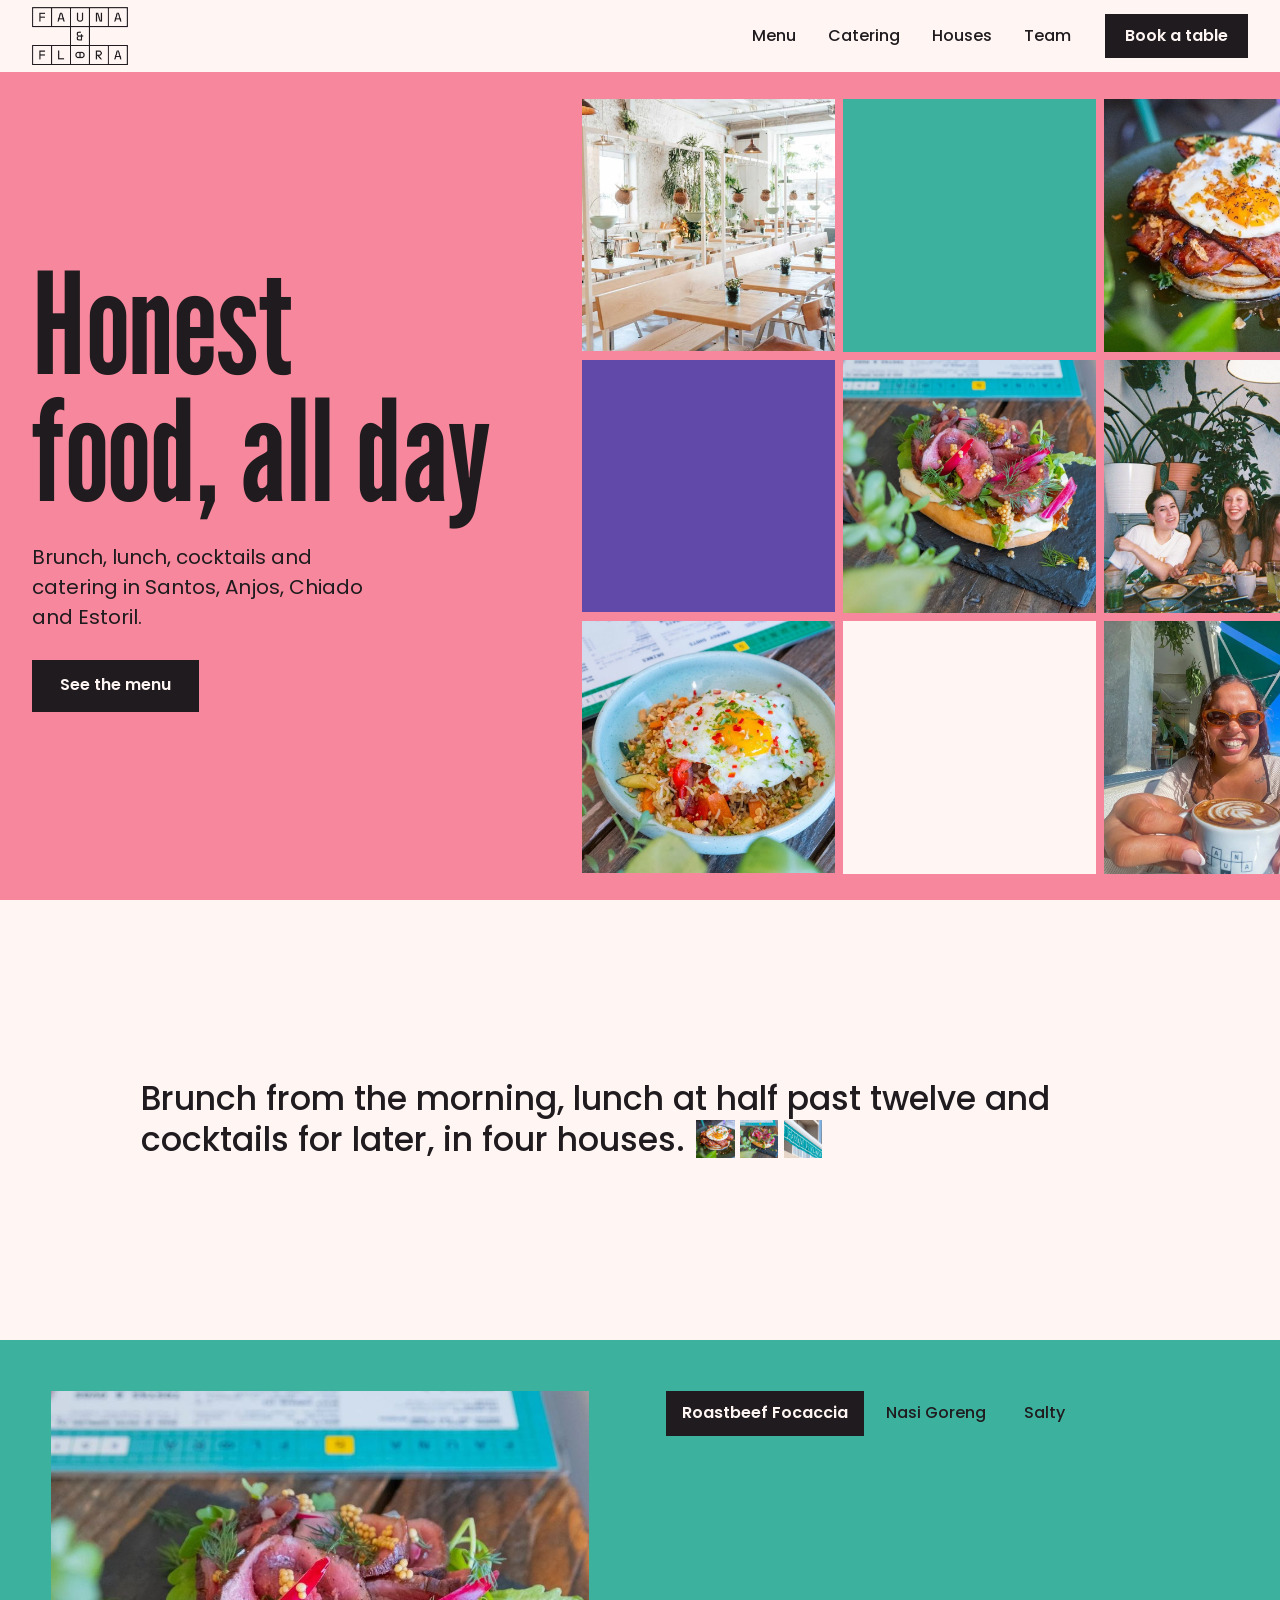
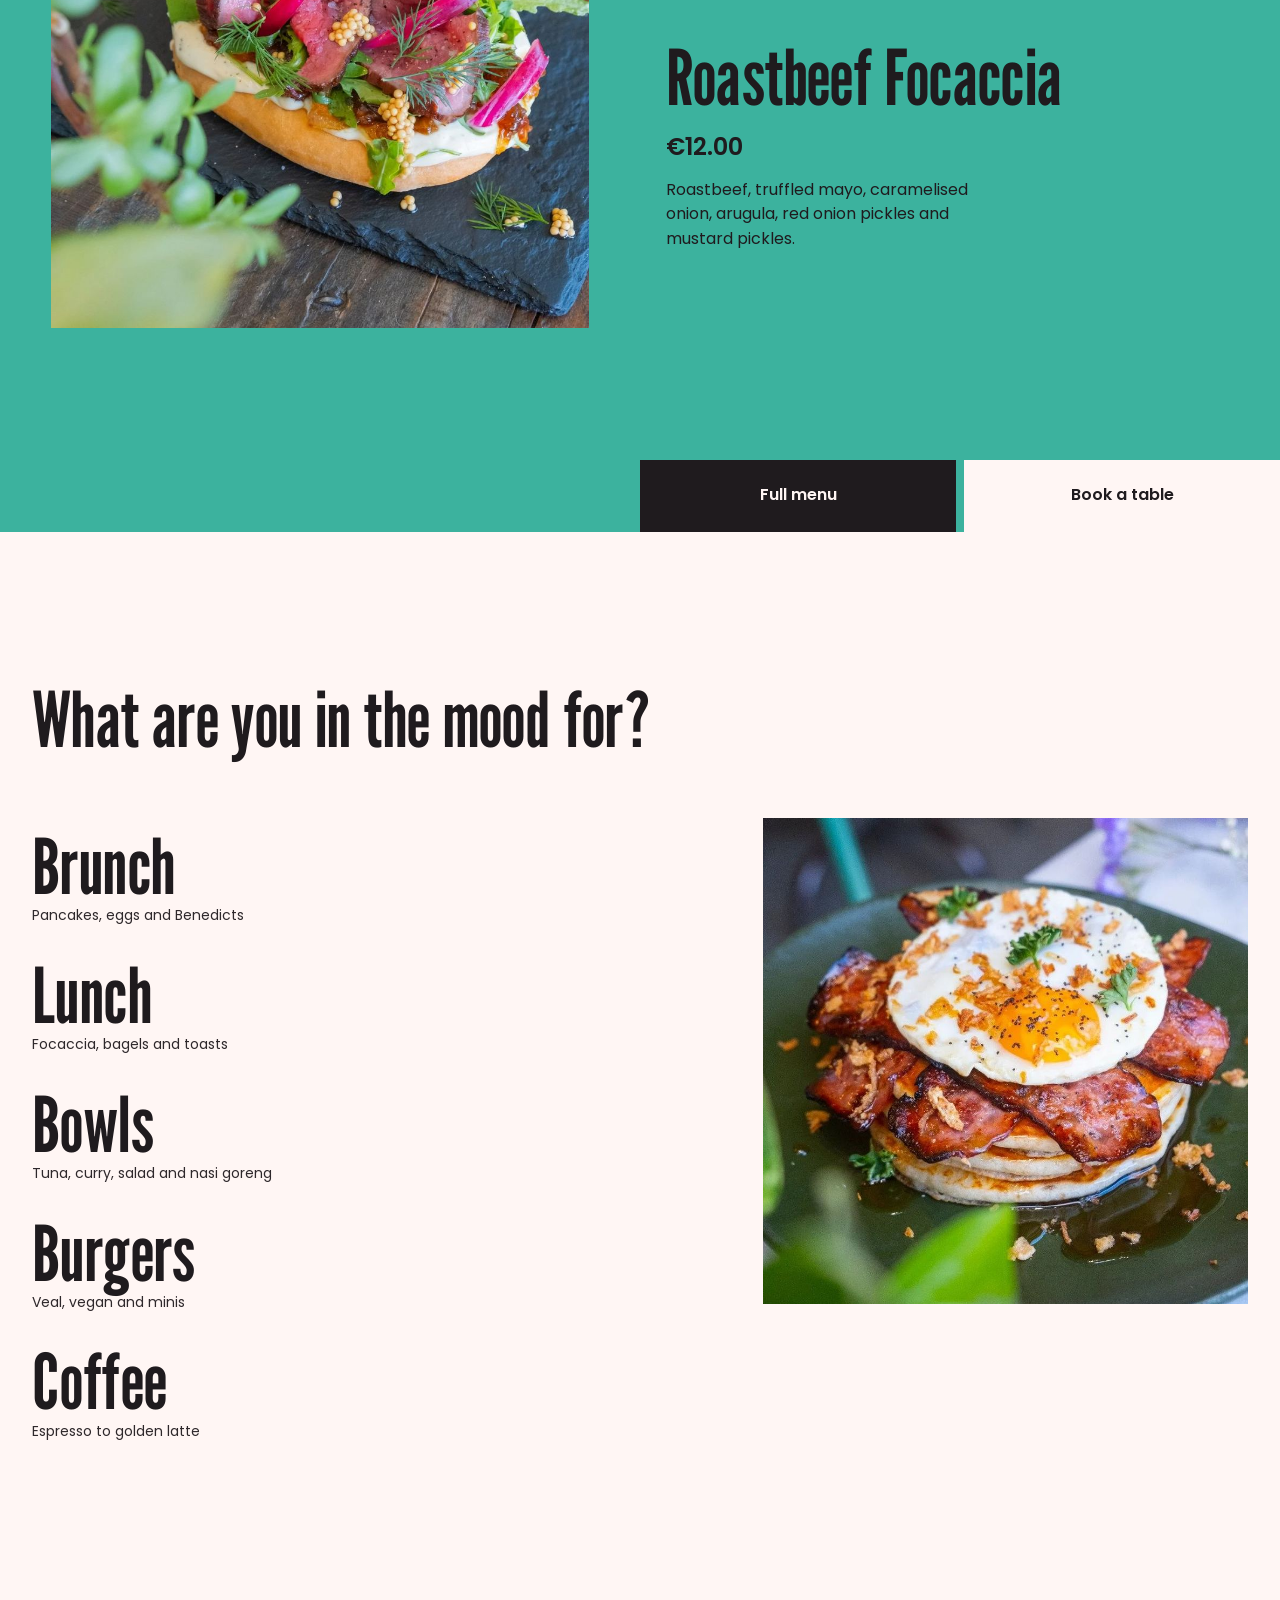
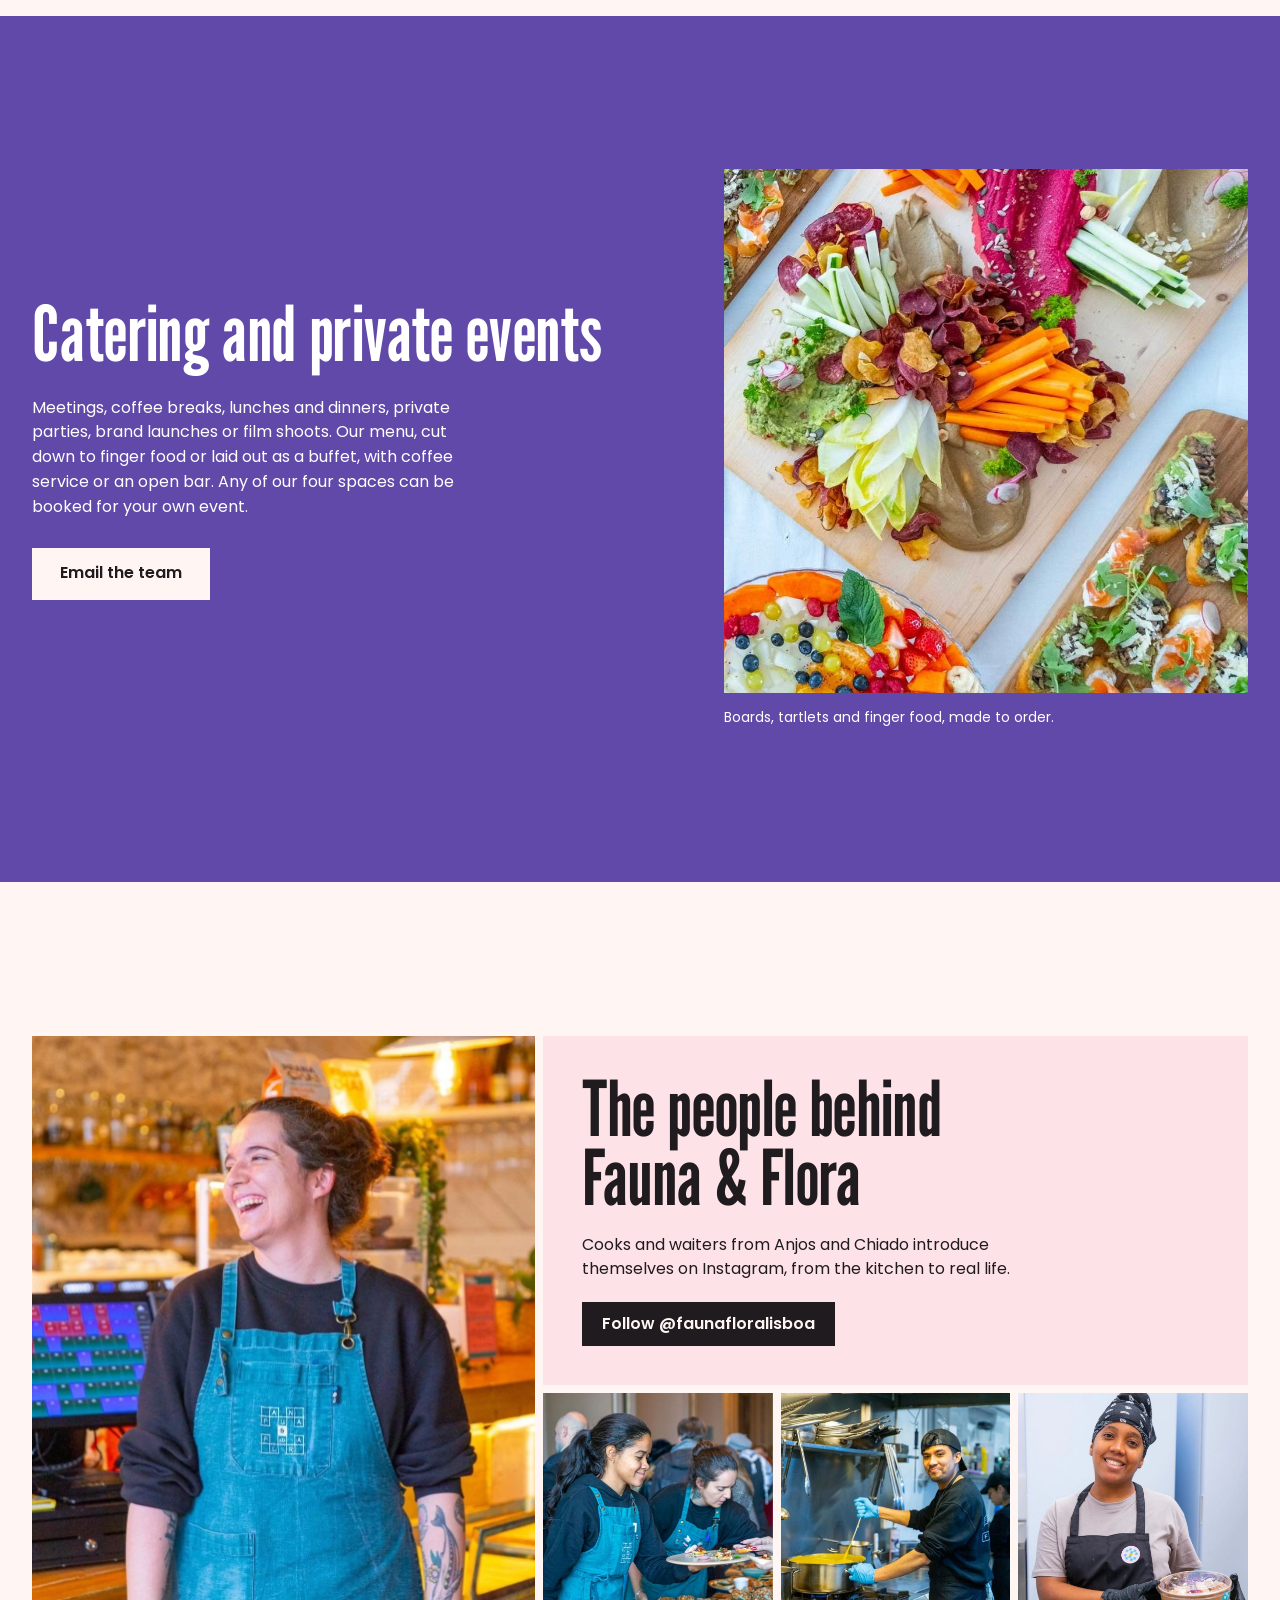
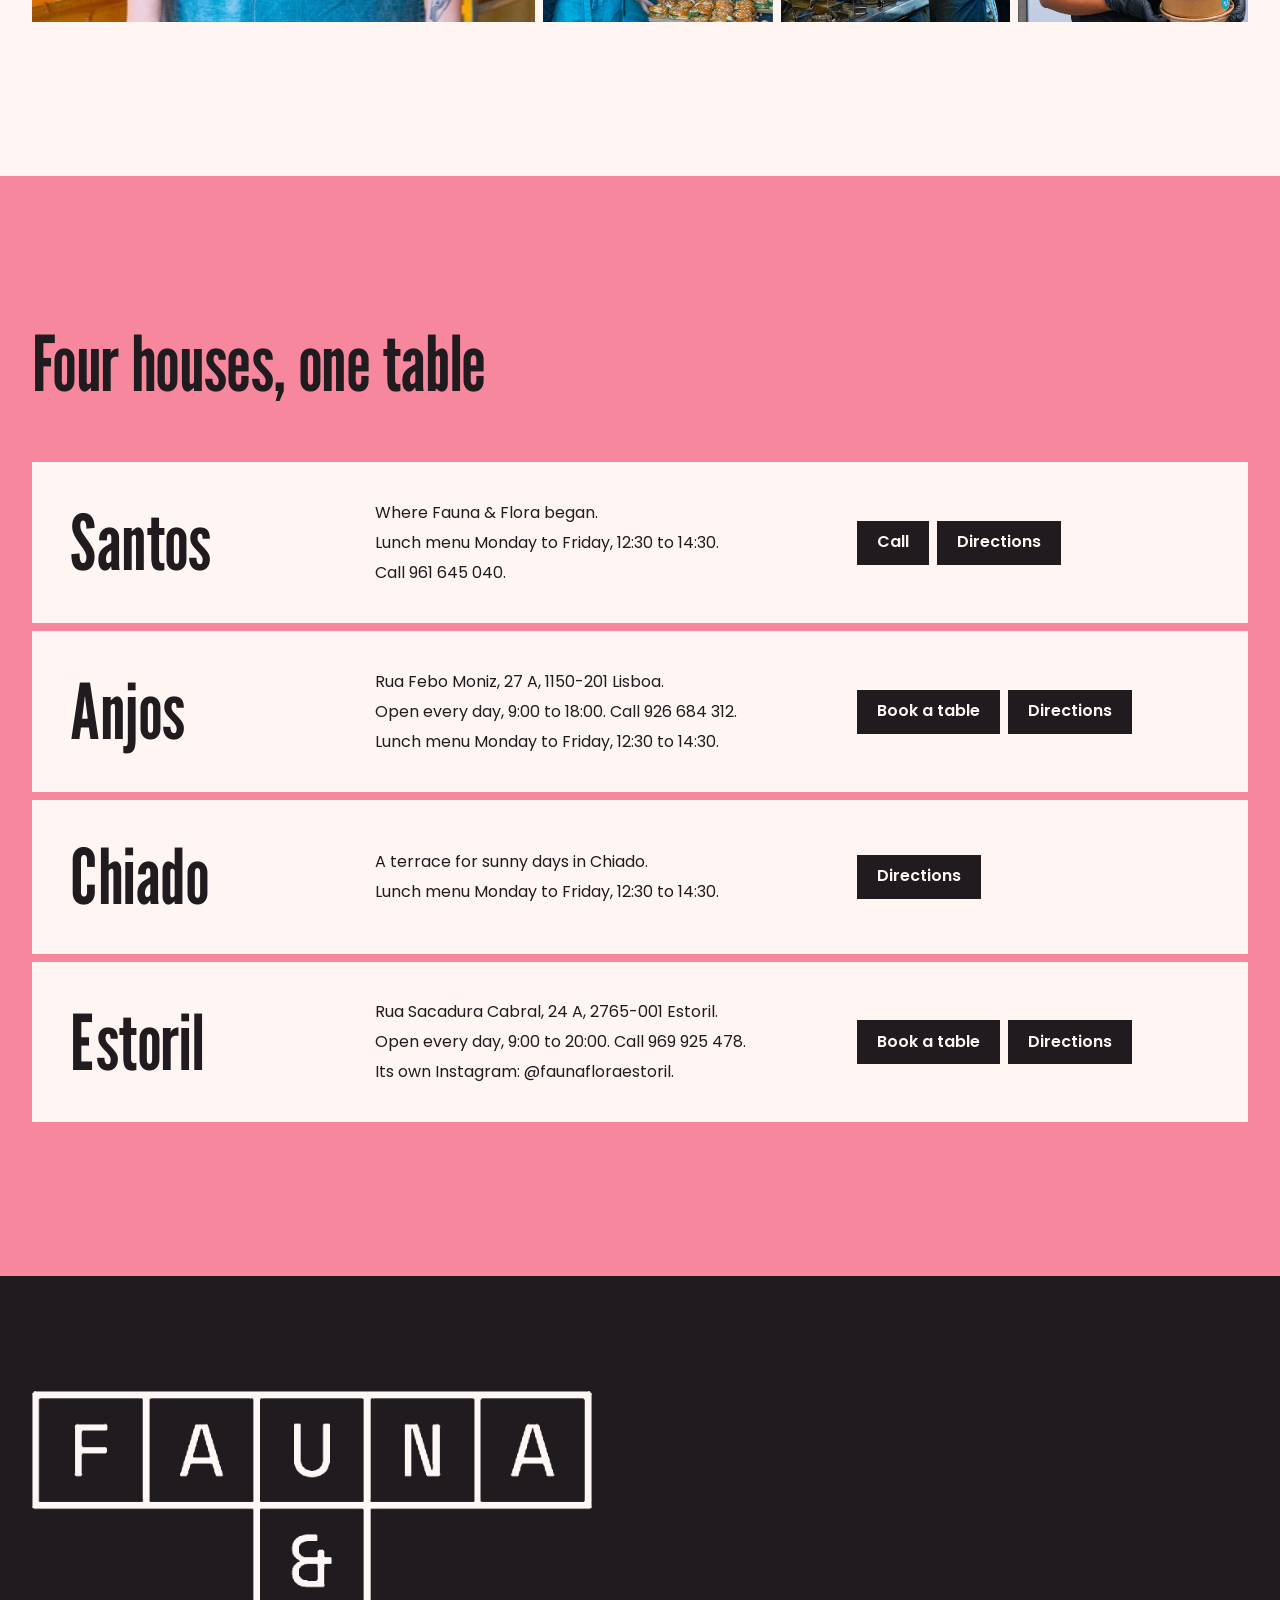
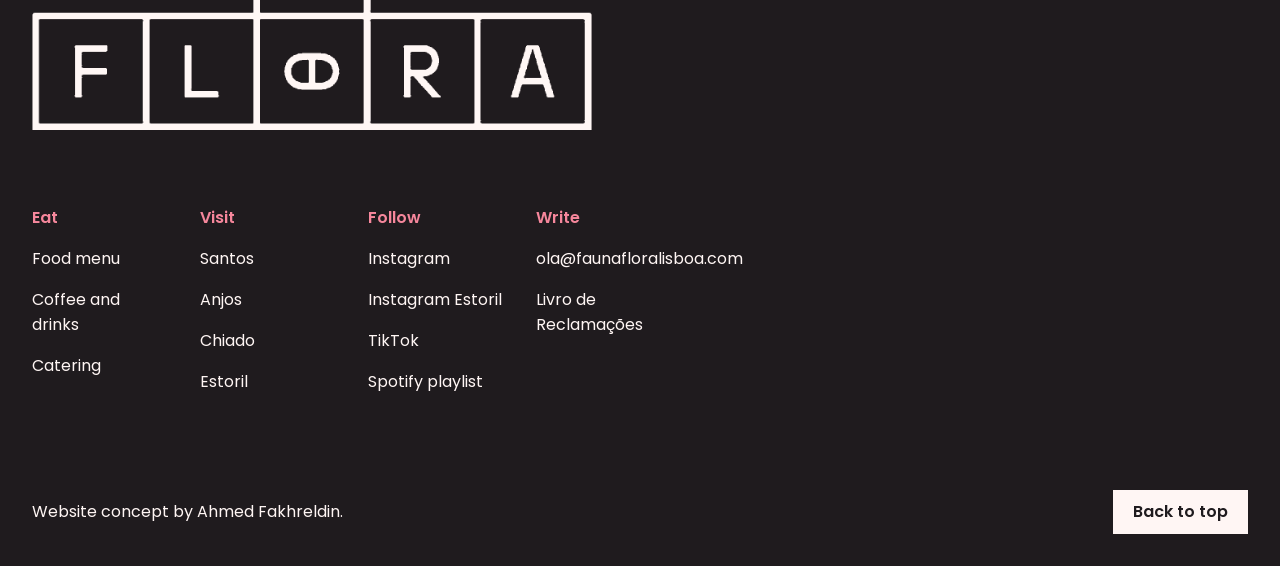
<file: index.html>
<!doctype html>
<html lang="en">
<head>
<meta charset="utf-8">
<meta name="viewport" content="width=device-width,initial-scale=1,minimum-scale=1">
<title>Fauna &amp; Flora | All-day food, cocktails and catering in Lisbon and Estoril</title>
<meta name="description" content="Brunch, lunch, coffee, cocktails and catering at Fauna &amp; Flora in Santos, Anjos, Chiado and Estoril.">
<meta name="theme-color" content="#F6879C">
<link rel="icon" href="favicon.png">
<link rel="apple-touch-icon" href="apple-touch-icon.png">
<link rel="preload" as="font" type="font/woff2" crossorigin href="fonts/LeagueGothic-400-latin.woff2">
<link rel="preload" as="font" type="font/woff2" crossorigin href="fonts/Poppins-400-latin.woff2">
<link rel="preload" as="font" type="font/woff2" crossorigin href="fonts/Poppins-500-latin.woff2">
<link rel="preload" as="font" type="font/woff2" crossorigin href="fonts/Poppins-600-latin.woff2">
<style>html.fl body{opacity:0}body{transition:opacity .25s ease}</style>
<script>document.documentElement.className='js fl';(function(){var d=document.documentElement,done=false;function go(){if(done)return;done=true;d.classList.remove('fl')}setTimeout(go,1200);if(document.fonts&&document.fonts.load){Promise.all([document.fonts.load('1em "League Gothic"'),document.fonts.load('400 1em Poppins'),document.fonts.load('600 1em Poppins')]).then(go,go)}else go()})();</script>
<link rel="stylesheet" href="fonts/fonts.css?v=9">
<link rel="stylesheet" href="css/site.css?v=9">
</head>
<body>
<a class="skip" href="#main">Skip to content</a>
<header class="nav"><div class="nav__in">
<a class="nav__logo" href="index.html" aria-label="Fauna &amp; Flora, home"><img src="img/logo.png" width="344" height="208" alt="Fauna &amp; Flora" style="width:96px;height:auto"></a>
<nav class="nav__links" aria-label="Main"><a href="menu.html">Menu</a><a href="index.html#catering">Catering</a><a href="houses.html">Houses</a><a href="index.html#team">Team</a></nav>
<a class="btn btn--sm btn--book" href="houses.html#houses">Book a table</a>
<button class="nav__burger" type="button" aria-expanded="false" aria-controls="drawer">Menu</button>
</div></header>
<div class="drawer" id="drawer"><a href="menu.html">Menu</a><a href="index.html#catering">Catering</a><a href="houses.html">Houses</a><a href="index.html#team">Team</a><a class="btn" href="houses.html#houses">Book a table</a></div>

<main id="main"><span id="top"></span>
<section class="hero">
<div class="hero__txt">
<h1 class="d">Honest food, all day</h1>
<p class="lead">Brunch, lunch, cocktails and catering in Santos, Anjos, Chiado and Estoril.</p>
<div class="hero__cta"><a class="btn" href="menu.html">See the menu</a></div>
</div>
<div class="mosaic"><div class="tile" style="--i:0"><img src="img/room-light-sq.jpg" width="900" height="900" alt="Sunlit room with wooden tables and hanging plants" fetchpriority="high"></div><div class="tile tile--teal" style="--i:1" aria-hidden="true"></div><div class="tile" style="--i:2"><img src="img/salty-pancakes-sq.jpg" width="900" height="900" alt="Pancakes topped with bacon and an egg" fetchpriority="high"></div><div class="tile tile--purple" style="--i:3" aria-hidden="true"></div><div class="tile" style="--i:4"><img src="img/roastbeef-sq.jpg" width="900" height="900" alt="Roastbeef focaccia on a slate board"></div><div class="tile" style="--i:5"><img src="img/friends-plants-sq.jpg" width="900" height="900" alt="Three friends laughing among plants over lunch"></div><div class="tile" style="--i:6"><img src="img/nasi-sq.jpg" width="900" height="900" alt="Nasi goreng with a fried egg"></div><div class="tile tile--paper" style="--i:7" aria-hidden="true"></div><div class="tile" style="--i:8"><img src="img/flat-white-sq.jpg" width="900" height="900" alt="Hands holding a latte in a Fauna &amp; Flora cup"></div></div>
</section>

<section class="intro" aria-label="About">
<p data-rv>Brunch from the morning, lunch at half past twelve and cocktails for later, in four houses. <span class="th"><img src="img/salty-pancakes-sq.jpg" width="900" height="900" alt="" loading="lazy"></span><span class="th"><img src="img/roastbeef-sq.jpg" width="900" height="900" alt="" loading="lazy"></span><span class="th"><img src="img/awning-sq.jpg" width="900" height="900" alt="" loading="lazy"></span></p>
</section>

<section class="show" aria-labelledby="show-h">
<div class="show__pic"><div class="tile">
<img src="img/roastbeef-sq.jpg" width="900" height="900" alt="Roastbeef focaccia with arugula and pickled onion on a slate board" class=on loading="lazy"><img src="img/nasi-sq.jpg" width="900" height="900" alt="Bowl of nasi goreng topped with a fried egg and chilli" loading="lazy"><img src="img/salty-pancakes-sq.jpg" width="900" height="900" alt="Stack of pancakes with crispy bacon and a fried egg on a green plate" loading="lazy"></div></div>
<div class="show__col">
<div class="tabs" role="tablist" aria-label="Dishes"><button class="tab" role="tab" type="button" aria-selected="true" tabindex="0" data-name="Roastbeef Focaccia" data-price="€12.00" data-desc="Roastbeef, truffled mayo, caramelised onion, arugula, red onion pickles and mustard pickles.">Roastbeef Focaccia</button><button class="tab" role="tab" type="button" aria-selected="false" tabindex="-1" data-name="Nasi Goreng" data-price="€8.50" data-desc="Sautéed rice with vegetables, ponzu sauce, fried egg, roasted peanuts, lime zest and chilli pepper. Lactose free.">Nasi Goreng</button><button class="tab" role="tab" type="button" aria-selected="false" tabindex="-1" data-name="Salty pancakes" data-price="€8.00" data-desc="Crispy bacon and fried egg, maple syrup, crispy onion and micro leaves.">Salty</button></div>
<div class="show__body" role="tabpanel" aria-live="polite">
<h2 class="d" id="show-h" data-f="name">Roastbeef Focaccia</h2>
<p class="show__price" data-f="price">€12.00</p>
<p class="desc" data-f="desc">Roastbeef, truffled mayo, caramelised onion, arugula, red onion pickles and mustard pickles.</p>
</div>
<div class="show__cells"><a href="menu.html">Full menu</a><a href="houses.html#houses">Book a table</a></div>
</div>
</section>

<section class="sec" aria-labelledby="idx-h">
<div class="wrap">
<div class="idx__head"><h2 class="d" id="idx-h">What are you in the mood for?</h2></div>
<div class="idx">
<div class="idx__rows">
<a class="row" href="menu.html#pancakes" data-rv style="--i:0"><span class="row__img"><img src="img/salty-pancakes-sq.jpg" width="900" height="900" alt="Pancakes with bacon and a fried egg" loading="lazy"></span><span class="d">Brunch</span><span class="note">Pancakes, eggs and Benedicts</span></a>
<a class="row" href="menu.html#plates" data-rv style="--i:1"><span class="row__img"><img src="img/roastbeef-sq.jpg" width="900" height="900" alt="Roastbeef focaccia" loading="lazy"></span><span class="d">Lunch</span><span class="note">Focaccia, bagels and toasts</span></a>
<a class="row" href="menu.html#lunchbowls" data-rv style="--i:2"><span class="row__img"><img src="img/nasi-sq.jpg" width="900" height="900" alt="Nasi goreng bowl" loading="lazy"></span><span class="d">Bowls</span><span class="note">Tuna, curry, salad and nasi goreng</span></a>
<a class="row" href="menu.html#burgers" data-rv style="--i:3"><span class="row__img"><img src="img/burger-sq.jpg" width="900" height="900" alt="A guest holding a burger" loading="lazy"></span><span class="d">Burgers</span><span class="note">Veal, vegan and minis</span></a>
<a class="row" href="menu.html#coffee" data-rv style="--i:4"><span class="row__img"><img src="img/flat-white-sq.jpg" width="900" height="900" alt="Two hands holding a latte" loading="lazy"></span><span class="d">Coffee</span><span class="note">Espresso to golden latte</span></a>
</div>
<div class="idx__frame" aria-hidden="true"><div class="tile"><img src="img/salty-pancakes-sq.jpg" width="900" height="900" alt="" class=on loading="lazy"><img src="img/roastbeef-sq.jpg" width="900" height="900" alt="" loading="lazy"><img src="img/nasi-sq.jpg" width="900" height="900" alt="" loading="lazy"><img src="img/burger-sq.jpg" width="900" height="900" alt="" loading="lazy"><img src="img/flat-white-sq.jpg" width="900" height="900" alt="" loading="lazy"></div></div>
</div></div>
</section>

<section class="sec f-purple" id="catering" aria-labelledby="cat-h">
<div class="wrap cat">
<div class="cat__txt">
<h2 class="d" id="cat-h" data-rv>Catering and private events</h2>
<p data-rv style="--i:1">Meetings, coffee breaks, lunches and dinners, private parties, brand launches or film shoots. Our menu, cut down to finger food or laid out as a buffet, with coffee service or an open bar. Any of our four spaces can be booked for your own event.</p>
<a class="btn btn--paper" href="mailto:ola@faunafloralisboa.com?subject=Catering%20enquiry" data-rv style="--i:2">Email the team</a>
</div>
<div>
<button class="frame" type="button" aria-label="Catering photos, tap for the next one">
<img src="img/boards-sq.jpg" width="900" height="900" alt="Boards of sandwiches, crudités and cured meats on a white table" class=on loading="lazy"><img src="img/crudites-sq.jpg" width="900" height="900" alt="Board of fresh vegetables and fruit" loading="lazy"><img src="img/tartlets-sq.jpg" width="900" height="900" alt="Trays of small tartlets with berries" loading="lazy"><img src="img/minitartlets-sq.jpg" width="900" height="900" alt="Board of mini tartlets in many colours" loading="lazy"><img src="img/small-bites-sq.jpg" width="900" height="900" alt="Small bites on a dark tray" loading="lazy"></button>
<p class="cap">Boards, tartlets and finger food, made to order.</p>
</div>
</div>
</section>

<section class="sec" id="team" aria-labelledby="ppl-h">
<div class="wrap">
<div class="ppl">
<div class="ppl__big tile" style="aspect-ratio:auto"><img src="img/team-smile.jpg" width="1000" height="1333" alt="A smiling team member in a denim apron behind the counter" loading="lazy"></div>
<div class="ppl__right">
<div class="ppl__txt"><h2 class="d" id="ppl-h">The people behind Fauna &amp; Flora</h2><p>Cooks and waiters from Anjos and Chiado introduce themselves on Instagram, from the kitchen to real life.</p><a class="btn btn--sm" href="https://www.instagram.com/faunafloralisboa/">Follow @faunafloralisboa</a></div>
<div class="tile"><img src="img/team-plating-sq.jpg" width="900" height="900" alt="Two team members plating bagels on a busy day" loading="lazy"></div>
<div class="tile"><img src="img/cook-pan-sq.jpg" width="900" height="900" alt="A cook smiling at the stove" loading="lazy"></div>
<div class="tile"><img src="img/team-bowls-sq.jpg" width="900" height="900" alt="A team member holding two takeaway bowls" loading="lazy"></div>
</div></div></div>
</section>

<section class="sec f-pink" aria-labelledby="hs-h">
<div class="wrap">
<h2 class="d" id="hs-h" style="margin-bottom:clamp(32px,5vw,64px)">Four houses, one table</h2>
<div class="houses" id="houses"><article class="house" data-rv style="--i:0"><h3 class="d">Santos</h3><div><p>Where Fauna &amp; Flora began.</p><p>Lunch menu Monday to Friday, 12:30 to 14:30.</p><p>Call 961 645 040.</p></div><div class="house__act"><a class="btn btn--sm" href="tel:+351961645040">Call</a><a class="btn btn--sm" href="https://www.google.com/maps/search/?api=1&query=Fauna+%26+Flora+Santos+Lisboa">Directions</a></div></article><article class="house" data-rv style="--i:1"><h3 class="d">Anjos</h3><div><p>Rua Febo Moniz, 27 A, 1150-201 Lisboa.</p><p>Open every day, 9:00 to 18:00. Call 926 684 312.</p><p>Lunch menu Monday to Friday, 12:30 to 14:30.</p></div><div class="house__act"><a class="btn btn--sm" href="https://reservation.umai.io/pt/widget/fauna-flora">Book a table</a><a class="btn btn--sm" href="https://www.google.com/maps/search/?api=1&query=Fauna+%26+Flora+Anjos+Rua+Febo+Moniz+27+A+Lisboa">Directions</a></div></article><article class="house" data-rv style="--i:2"><h3 class="d">Chiado</h3><div><p>A terrace for sunny days in Chiado.</p><p>Lunch menu Monday to Friday, 12:30 to 14:30.</p></div><div class="house__act"><a class="btn btn--sm" href="https://www.google.com/maps/search/?api=1&query=Fauna+%26+Flora+Chiado+Lisboa">Directions</a></div></article><article class="house" data-rv style="--i:3"><h3 class="d">Estoril</h3><div><p>Rua Sacadura Cabral, 24 A, 2765-001 Estoril.</p><p>Open every day, 9:00 to 20:00. Call 969 925 478.</p><p>Its own Instagram: @faunafloraestoril.</p></div><div class="house__act"><a class="btn btn--sm" href="https://reservation.dish.co/widget/hydra-bef8f5c0-fe14-11eb-8d17-bf366da22bd8">Book a table</a><a class="btn btn--sm" href="https://www.google.com/maps/search/?api=1&query=Fauna+%26+Flora+Estoril+Rua+Sacadura+Cabral+24+A">Directions</a></div></article></div>
</div>
</section>
</main>
<footer class="foot">
<img class="foot__logo" src="img/logo-light.png" width="1376" height="832" alt="Fauna &amp; Flora" loading="lazy">
<div class="foot__cols">
<div><h3>Eat</h3><ul><li><a href="menu.html">Food menu</a></li><li><a href="menu.html#coffee">Coffee and drinks</a></li><li><a href="index.html#catering">Catering</a></li></ul></div>
<div><h3>Visit</h3><ul><li><a href="houses.html#houses">Santos</a></li><li><a href="houses.html#houses">Anjos</a></li><li><a href="houses.html#houses">Chiado</a></li><li><a href="houses.html#houses">Estoril</a></li></ul></div>
<div><h3>Follow</h3><ul><li><a href="https://www.instagram.com/faunafloralisboa/">Instagram</a></li><li><a href="https://www.instagram.com/faunafloraestoril/">Instagram Estoril</a></li><li><a href="https://www.tiktok.com/@faunaflora.tiktok">TikTok</a></li><li><a href="https://open.spotify.com/playlist/7FWLc7OEZGKxOq9x1OOyob">Spotify playlist</a></li></ul></div>
<div><h3>Write</h3><ul><li><a href="mailto:ola@faunafloralisboa.com">ola@faunafloralisboa.com</a></li><li><a href="https://www.livroreclamacoes.pt/Inicio/">Livro de Reclamações</a></li></ul></div>
<div></div>
</div>
<div class="foot__last"><p>Website concept by Ahmed Fakhreldin.</p><a class="btn btn--paper btn--sm" href="#top">Back to top</a></div>
</footer>
<script src="js/site.js?v=9" defer></script>
</body>
</html>
</file>
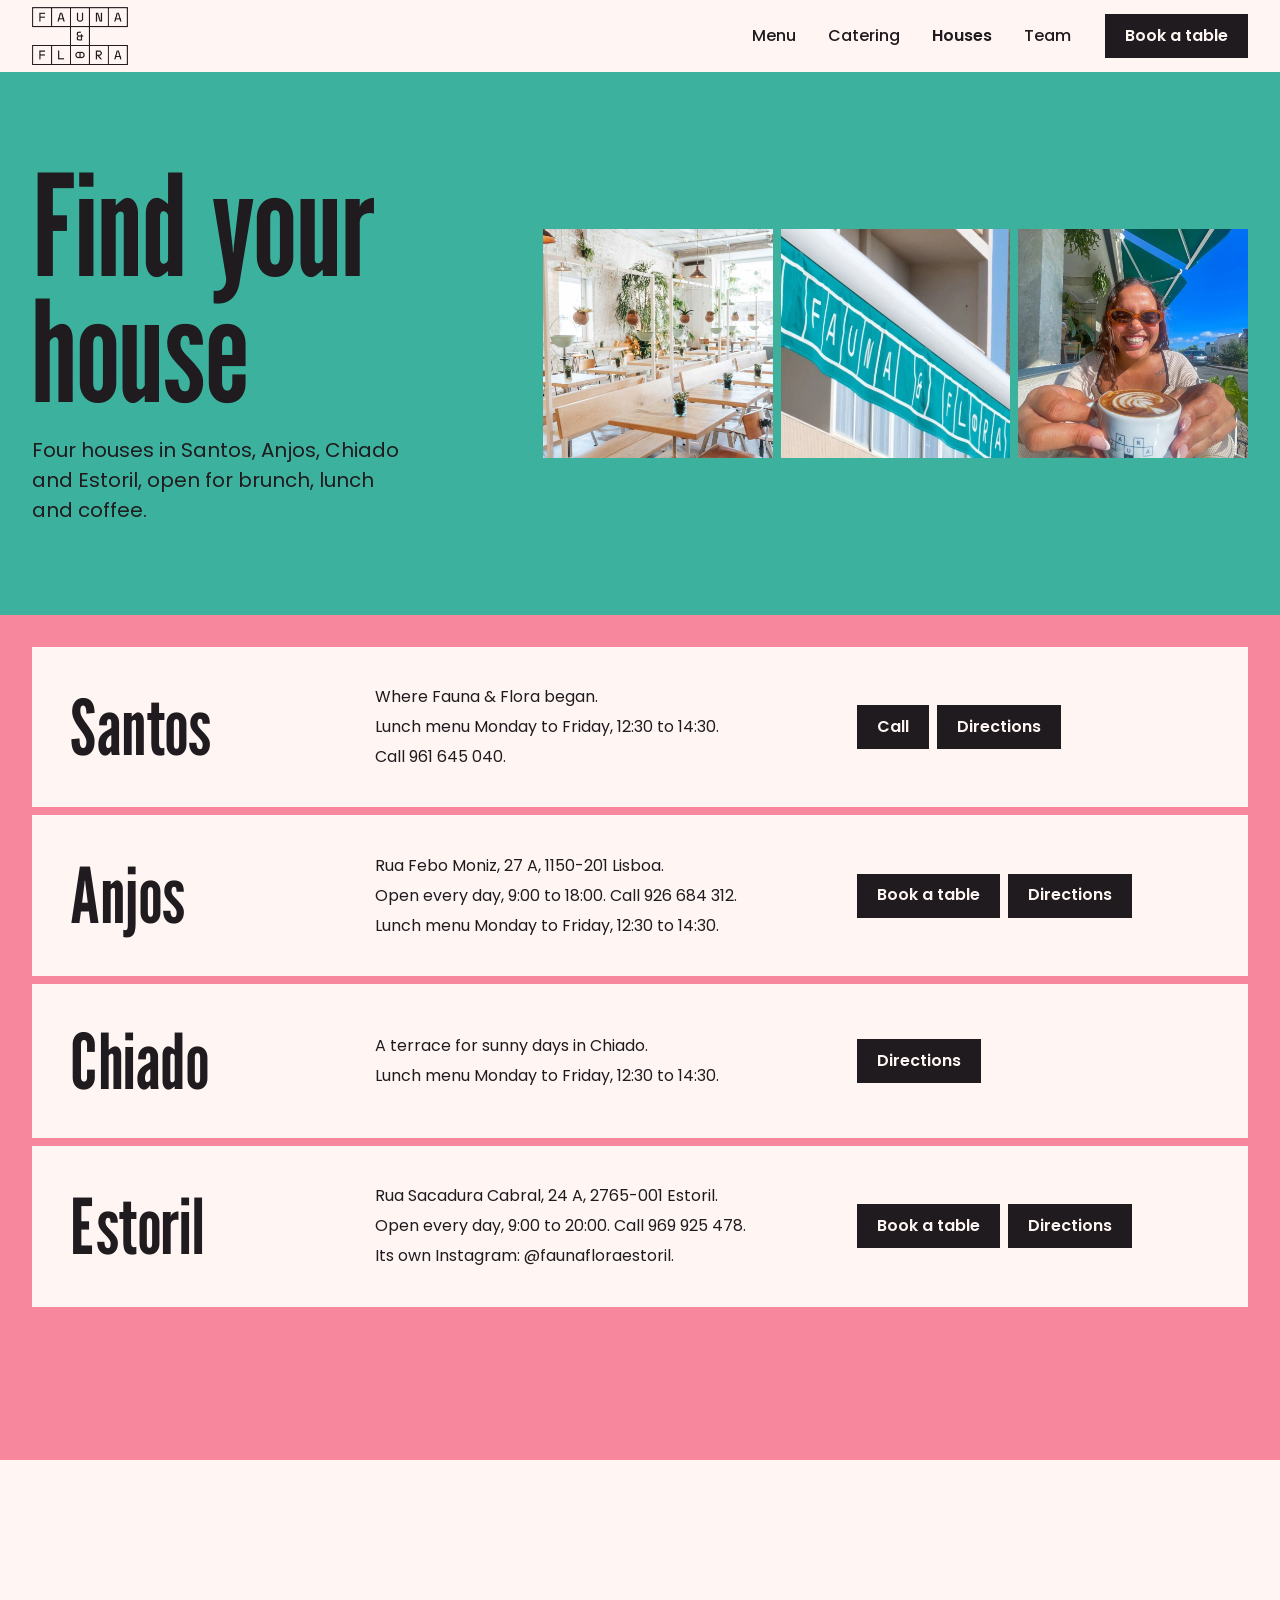
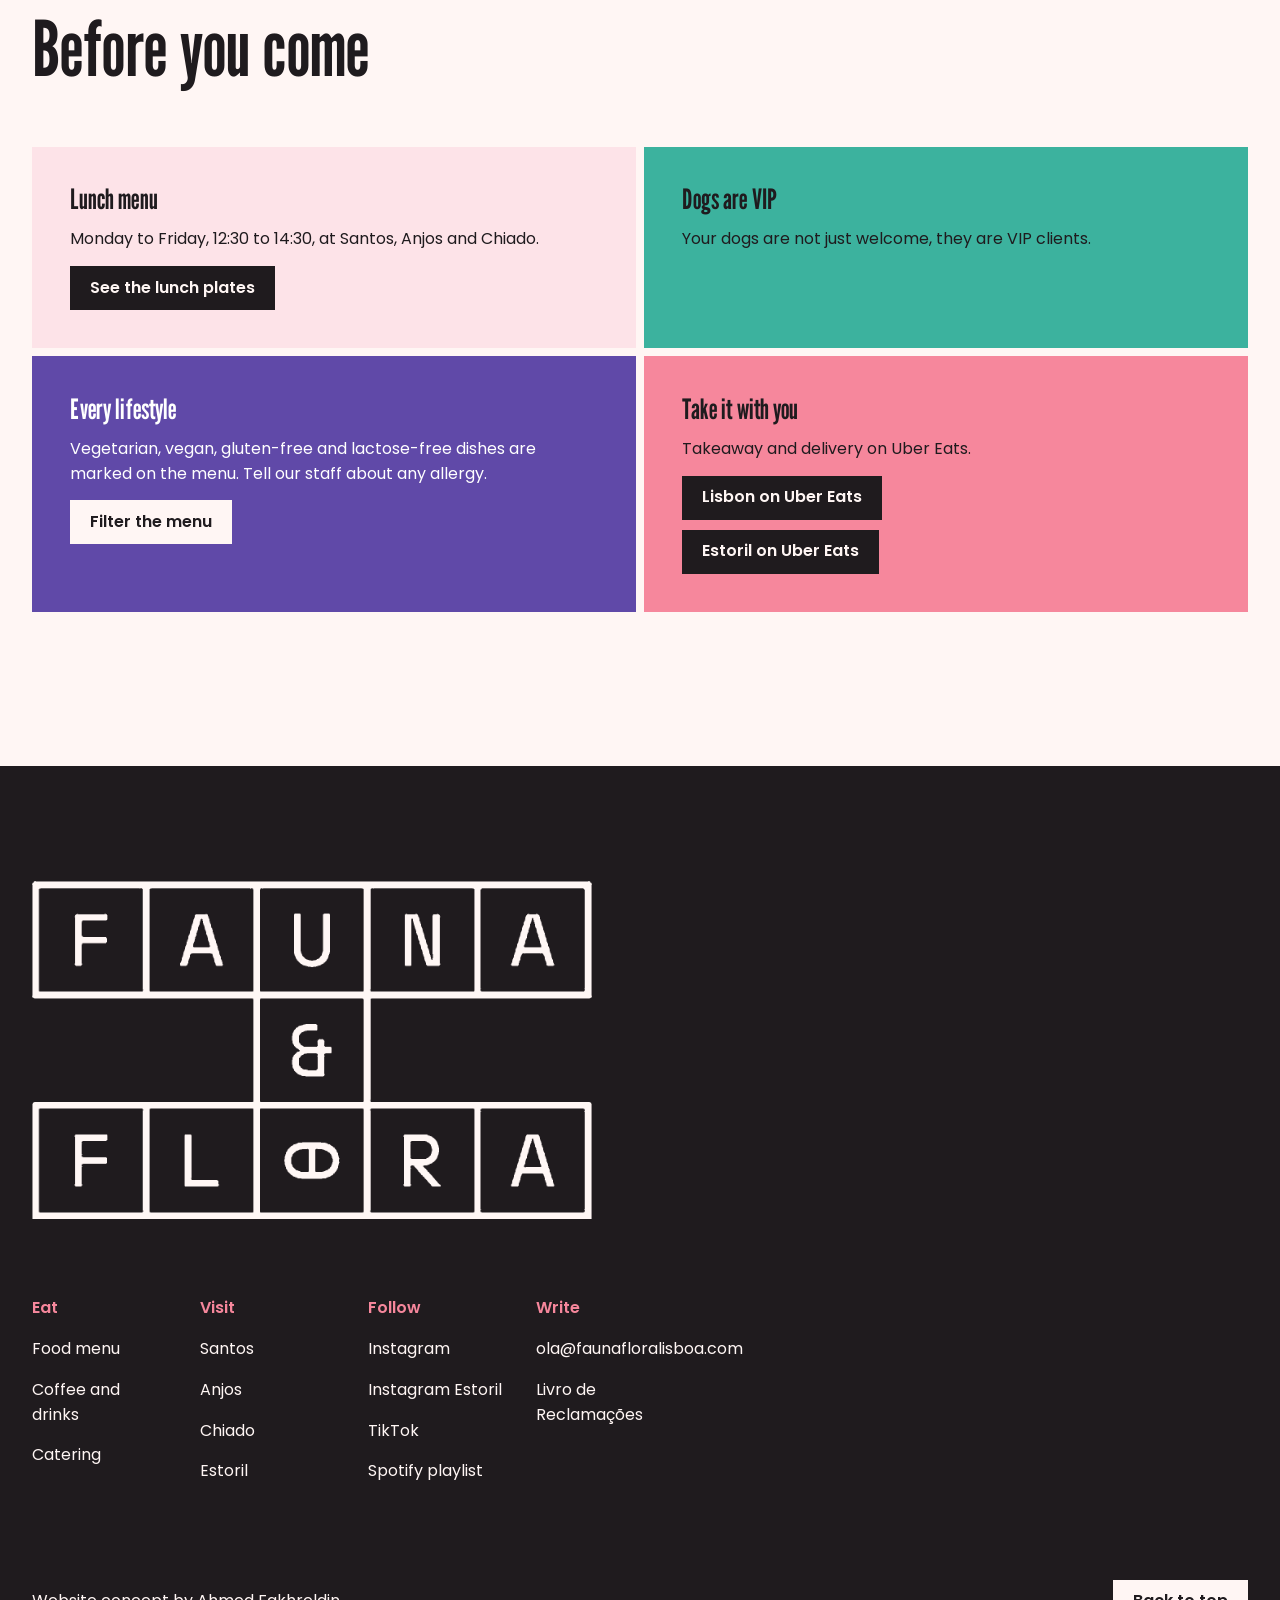
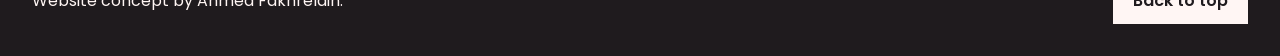
<file: houses.html>
<!doctype html>
<html lang="en">
<head>
<meta charset="utf-8">
<meta name="viewport" content="width=device-width,initial-scale=1,minimum-scale=1">
<title>Houses | Fauna &amp; Flora</title>
<meta name="description" content="Fauna &amp; Flora in Santos, Anjos, Chiado and Estoril: addresses, opening hours, phone numbers and how to book a table.">
<meta name="theme-color" content="#F6879C">
<link rel="icon" href="favicon.png">
<link rel="apple-touch-icon" href="apple-touch-icon.png">
<link rel="preload" as="font" type="font/woff2" crossorigin href="fonts/LeagueGothic-400-latin.woff2">
<link rel="preload" as="font" type="font/woff2" crossorigin href="fonts/Poppins-400-latin.woff2">
<link rel="preload" as="font" type="font/woff2" crossorigin href="fonts/Poppins-500-latin.woff2">
<link rel="preload" as="font" type="font/woff2" crossorigin href="fonts/Poppins-600-latin.woff2">
<style>html.fl body{opacity:0}body{transition:opacity .25s ease}</style>
<script>document.documentElement.className='js fl';(function(){var d=document.documentElement,done=false;function go(){if(done)return;done=true;d.classList.remove('fl')}setTimeout(go,1200);if(document.fonts&&document.fonts.load){Promise.all([document.fonts.load('1em "League Gothic"'),document.fonts.load('400 1em Poppins'),document.fonts.load('600 1em Poppins')]).then(go,go)}else go()})();</script>
<link rel="stylesheet" href="fonts/fonts.css?v=9">
<link rel="stylesheet" href="css/site.css?v=9">
</head>
<body>
<a class="skip" href="#main">Skip to content</a>
<header class="nav"><div class="nav__in">
<a class="nav__logo" href="index.html" aria-label="Fauna &amp; Flora, home"><img src="img/logo.png" width="344" height="208" alt="Fauna &amp; Flora" style="width:96px;height:auto"></a>
<nav class="nav__links" aria-label="Main"><a href="menu.html">Menu</a><a href="index.html#catering">Catering</a><a href="houses.html" aria-current="page">Houses</a><a href="index.html#team">Team</a></nav>
<a class="btn btn--sm btn--book" href="houses.html#houses">Book a table</a>
<button class="nav__burger" type="button" aria-expanded="false" aria-controls="drawer">Menu</button>
</div></header>
<div class="drawer" id="drawer"><a href="menu.html">Menu</a><a href="index.html#catering">Catering</a><a href="houses.html">Houses</a><a href="index.html#team">Team</a><a class="btn" href="houses.html#houses">Book a table</a></div>

<main id="main"><span id="top"></span>
<section class="phead"><div class="wrap"><div class="phead__txt"><h1 class="d" style="font-size:var(--t-display)">Find your house</h1><p class="lead">Four houses in Santos, Anjos, Chiado and Estoril, open for brunch, lunch and coffee.</p></div><div class="phead__tiles"><div class="tile"><img src="img/room-light-sq.jpg" width="900" height="900" alt="Sunlit room with wooden tables and hanging plants"></div><div class="tile"><img src="img/awning-sq.jpg" width="900" height="900" alt="The teal Fauna &amp; Flora awning on a building"></div><div class="tile"><img src="img/flat-white-sq.jpg" width="900" height="900" alt="Hands holding a latte in a Fauna &amp; Flora cup"></div></div></div></section>
<section class="sec f-pink" style="padding-top:var(--gutter)"><div class="wrap"><div class="houses" id="houses"><article class="house" data-rv style="--i:0"><h3 class="d">Santos</h3><div><p>Where Fauna &amp; Flora began.</p><p>Lunch menu Monday to Friday, 12:30 to 14:30.</p><p>Call 961 645 040.</p></div><div class="house__act"><a class="btn btn--sm" href="tel:+351961645040">Call</a><a class="btn btn--sm" href="https://www.google.com/maps/search/?api=1&query=Fauna+%26+Flora+Santos+Lisboa">Directions</a></div></article><article class="house" data-rv style="--i:1"><h3 class="d">Anjos</h3><div><p>Rua Febo Moniz, 27 A, 1150-201 Lisboa.</p><p>Open every day, 9:00 to 18:00. Call 926 684 312.</p><p>Lunch menu Monday to Friday, 12:30 to 14:30.</p></div><div class="house__act"><a class="btn btn--sm" href="https://reservation.umai.io/pt/widget/fauna-flora">Book a table</a><a class="btn btn--sm" href="https://www.google.com/maps/search/?api=1&query=Fauna+%26+Flora+Anjos+Rua+Febo+Moniz+27+A+Lisboa">Directions</a></div></article><article class="house" data-rv style="--i:2"><h3 class="d">Chiado</h3><div><p>A terrace for sunny days in Chiado.</p><p>Lunch menu Monday to Friday, 12:30 to 14:30.</p></div><div class="house__act"><a class="btn btn--sm" href="https://www.google.com/maps/search/?api=1&query=Fauna+%26+Flora+Chiado+Lisboa">Directions</a></div></article><article class="house" data-rv style="--i:3"><h3 class="d">Estoril</h3><div><p>Rua Sacadura Cabral, 24 A, 2765-001 Estoril.</p><p>Open every day, 9:00 to 20:00. Call 969 925 478.</p><p>Its own Instagram: @faunafloraestoril.</p></div><div class="house__act"><a class="btn btn--sm" href="https://reservation.dish.co/widget/hydra-bef8f5c0-fe14-11eb-8d17-bf366da22bd8">Book a table</a><a class="btn btn--sm" href="https://www.google.com/maps/search/?api=1&query=Fauna+%26+Flora+Estoril+Rua+Sacadura+Cabral+24+A">Directions</a></div></article></div></div></section>
<section class="sec" aria-labelledby="bef-h"><div class="wrap">
<h2 class="d" id="bef-h" style="margin-bottom:clamp(32px,5vw,64px)">Before you come</h2>
<div class="plist">
<div data-rv class="pbox f-paper2"><h3 class="d">Lunch menu</h3><p>Monday to Friday, 12:30 to 14:30, at Santos, Anjos and Chiado.</p><a class="btn btn--sm" href="menu.html#plates">See the lunch plates</a></div>
<div data-rv class="pbox f-teal"><h3 class="d">Dogs are VIP</h3><p>Your dogs are not just welcome, they are VIP clients.</p></div>
<div data-rv class="pbox f-purple"><h3 class="d">Every lifestyle</h3><p>Vegetarian, vegan, gluten-free and lactose-free dishes are marked on the menu. Tell our staff about any allergy.</p><a class="btn btn--paper btn--sm" href="menu.html">Filter the menu</a></div>
<div data-rv class="pbox f-pink"><h3 class="d">Take it with you</h3><p>Takeaway and delivery on Uber Eats.</p><ul><li><a class="btn btn--sm" href="https://www.ubereats.com/pt-en/store/fauna-%26-flora-lacs/TxIYLpcNRIiu4rhnVZM8lg">Lisbon on Uber Eats</a></li><li><a class="btn btn--sm" href="https://www.ubereats.com/pt/store/fauna-%26-flora-estoril/caehX-DDVQ6rxT3kSFLKWA">Estoril on Uber Eats</a></li></ul></div>
</div></div></section>
</main>
<footer class="foot">
<img class="foot__logo" src="img/logo-light.png" width="1376" height="832" alt="Fauna &amp; Flora" loading="lazy">
<div class="foot__cols">
<div><h3>Eat</h3><ul><li><a href="menu.html">Food menu</a></li><li><a href="menu.html#coffee">Coffee and drinks</a></li><li><a href="index.html#catering">Catering</a></li></ul></div>
<div><h3>Visit</h3><ul><li><a href="houses.html#houses">Santos</a></li><li><a href="houses.html#houses">Anjos</a></li><li><a href="houses.html#houses">Chiado</a></li><li><a href="houses.html#houses">Estoril</a></li></ul></div>
<div><h3>Follow</h3><ul><li><a href="https://www.instagram.com/faunafloralisboa/">Instagram</a></li><li><a href="https://www.instagram.com/faunafloraestoril/">Instagram Estoril</a></li><li><a href="https://www.tiktok.com/@faunaflora.tiktok">TikTok</a></li><li><a href="https://open.spotify.com/playlist/7FWLc7OEZGKxOq9x1OOyob">Spotify playlist</a></li></ul></div>
<div><h3>Write</h3><ul><li><a href="mailto:ola@faunafloralisboa.com">ola@faunafloralisboa.com</a></li><li><a href="https://www.livroreclamacoes.pt/Inicio/">Livro de Reclamações</a></li></ul></div>
<div></div>
</div>
<div class="foot__last"><p>Website concept by Ahmed Fakhreldin.</p><a class="btn btn--paper btn--sm" href="#top">Back to top</a></div>
</footer>
<script src="js/site.js?v=9" defer></script>
</body>
</html>
</file>
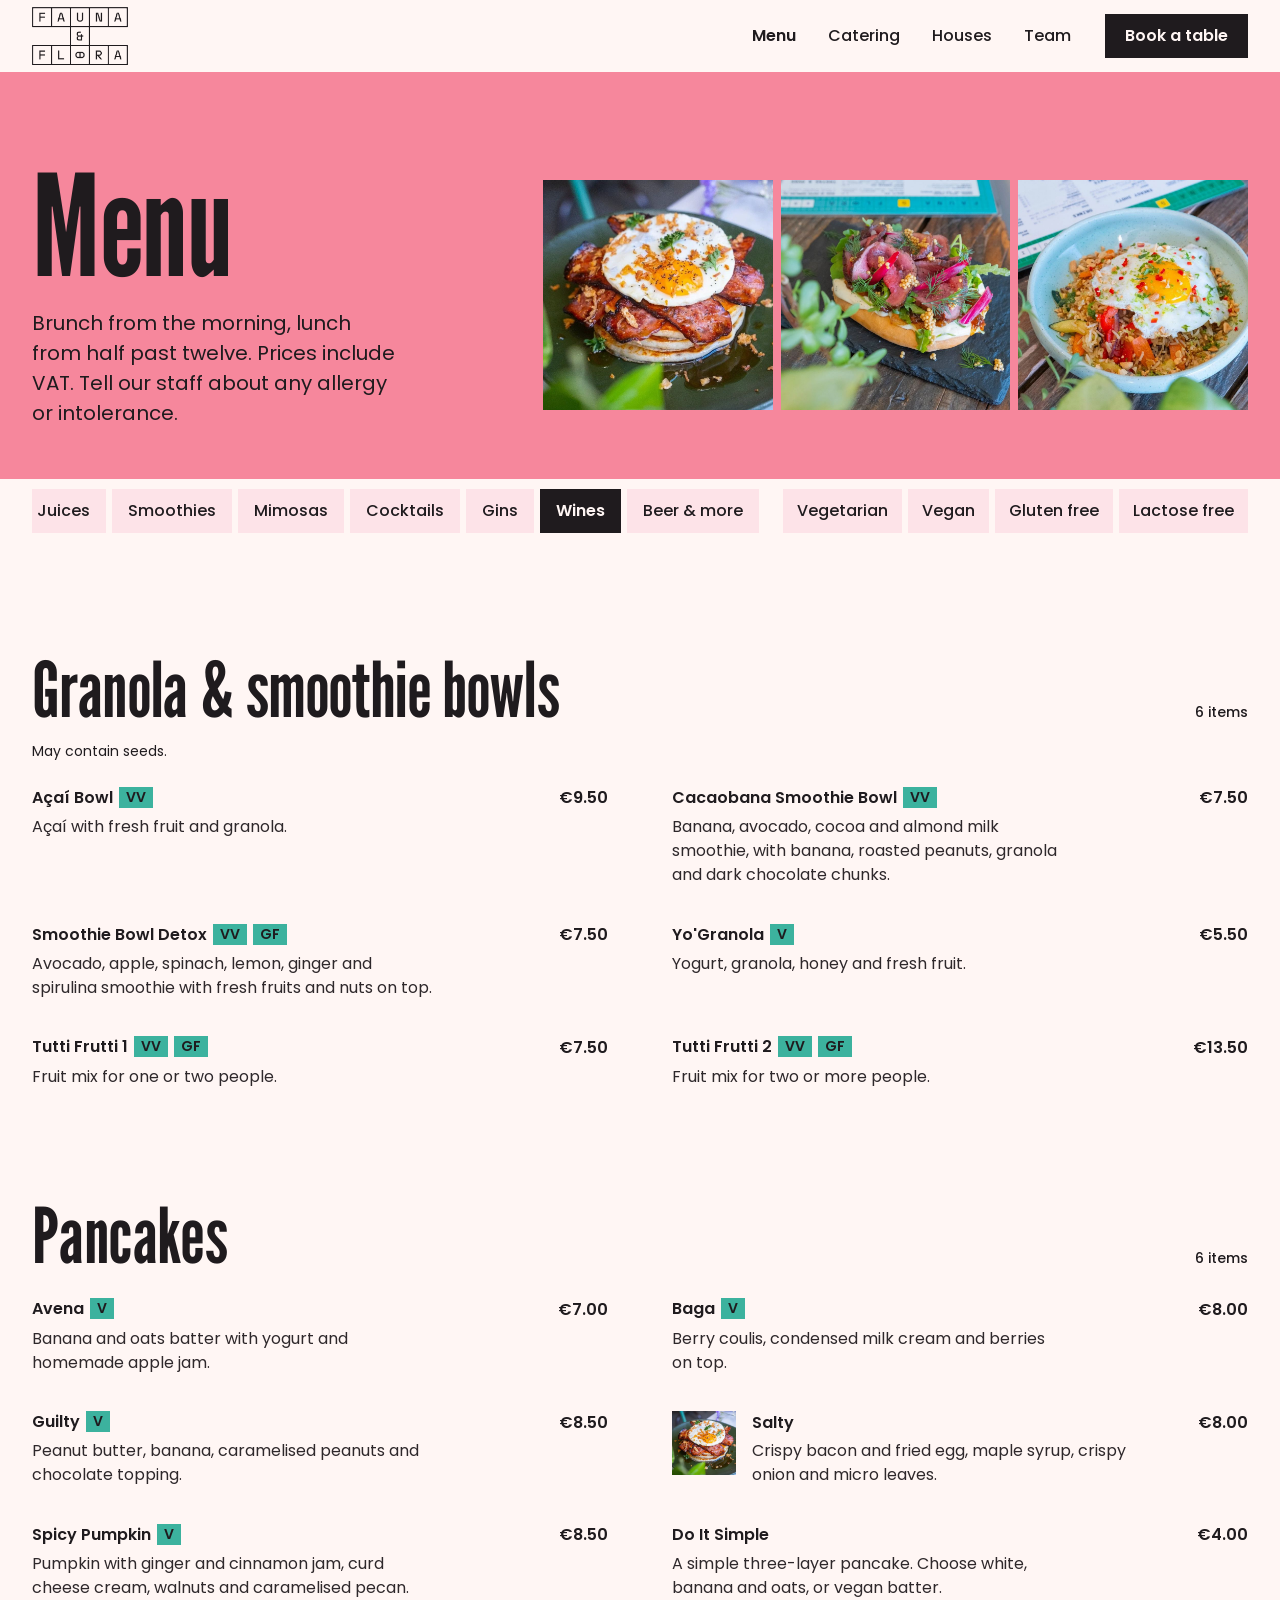
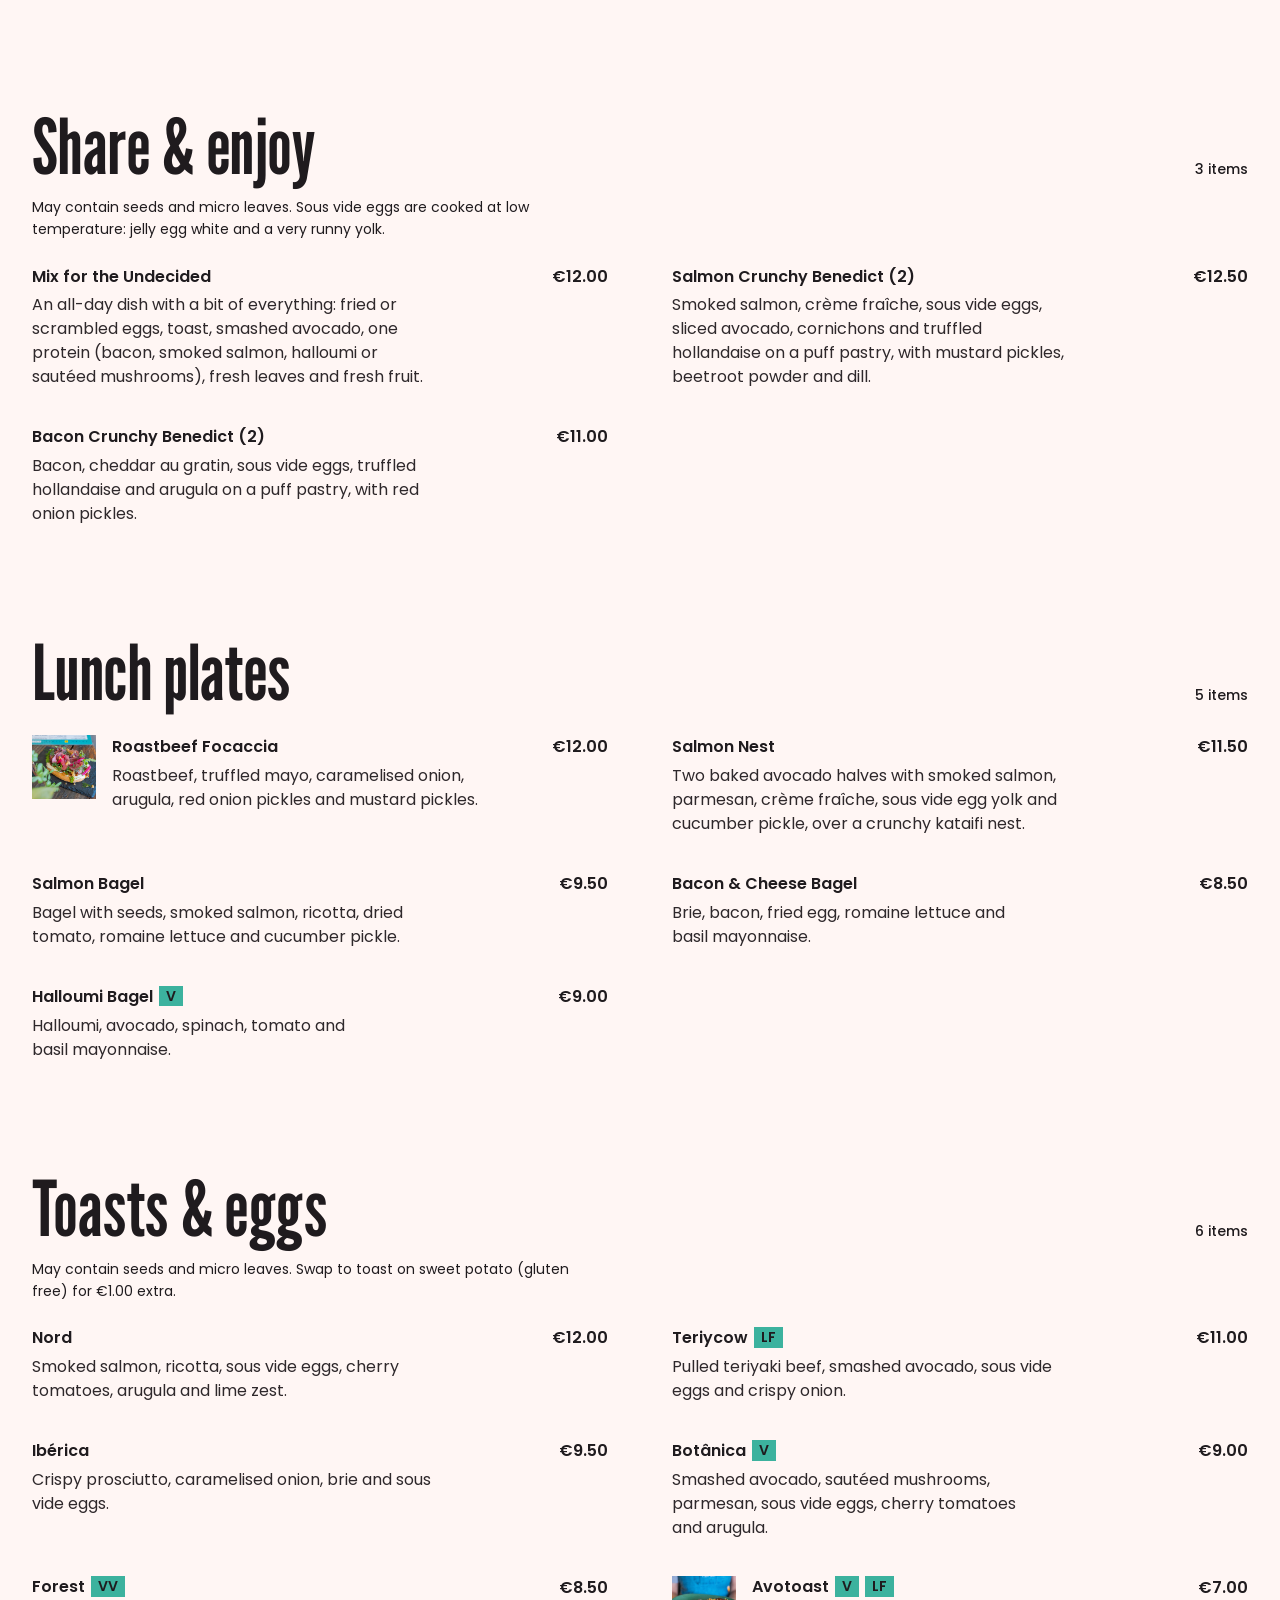
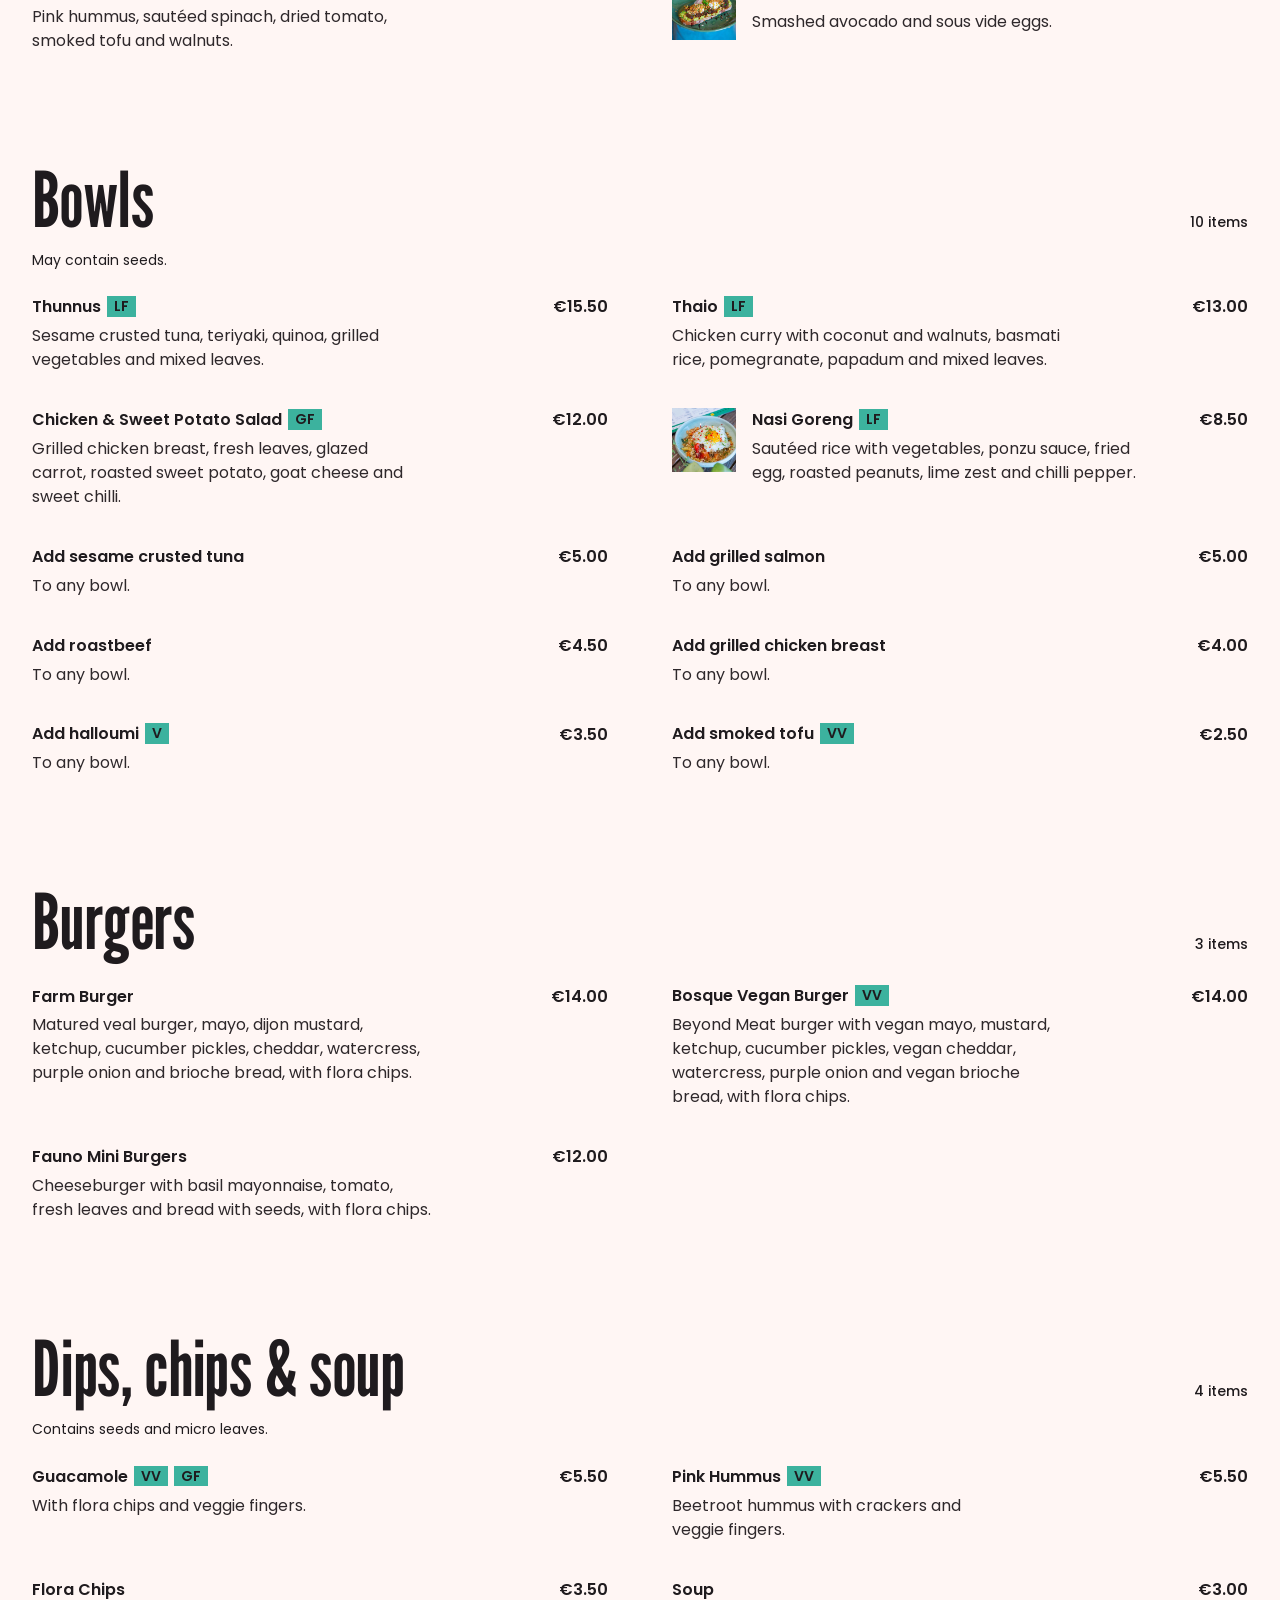
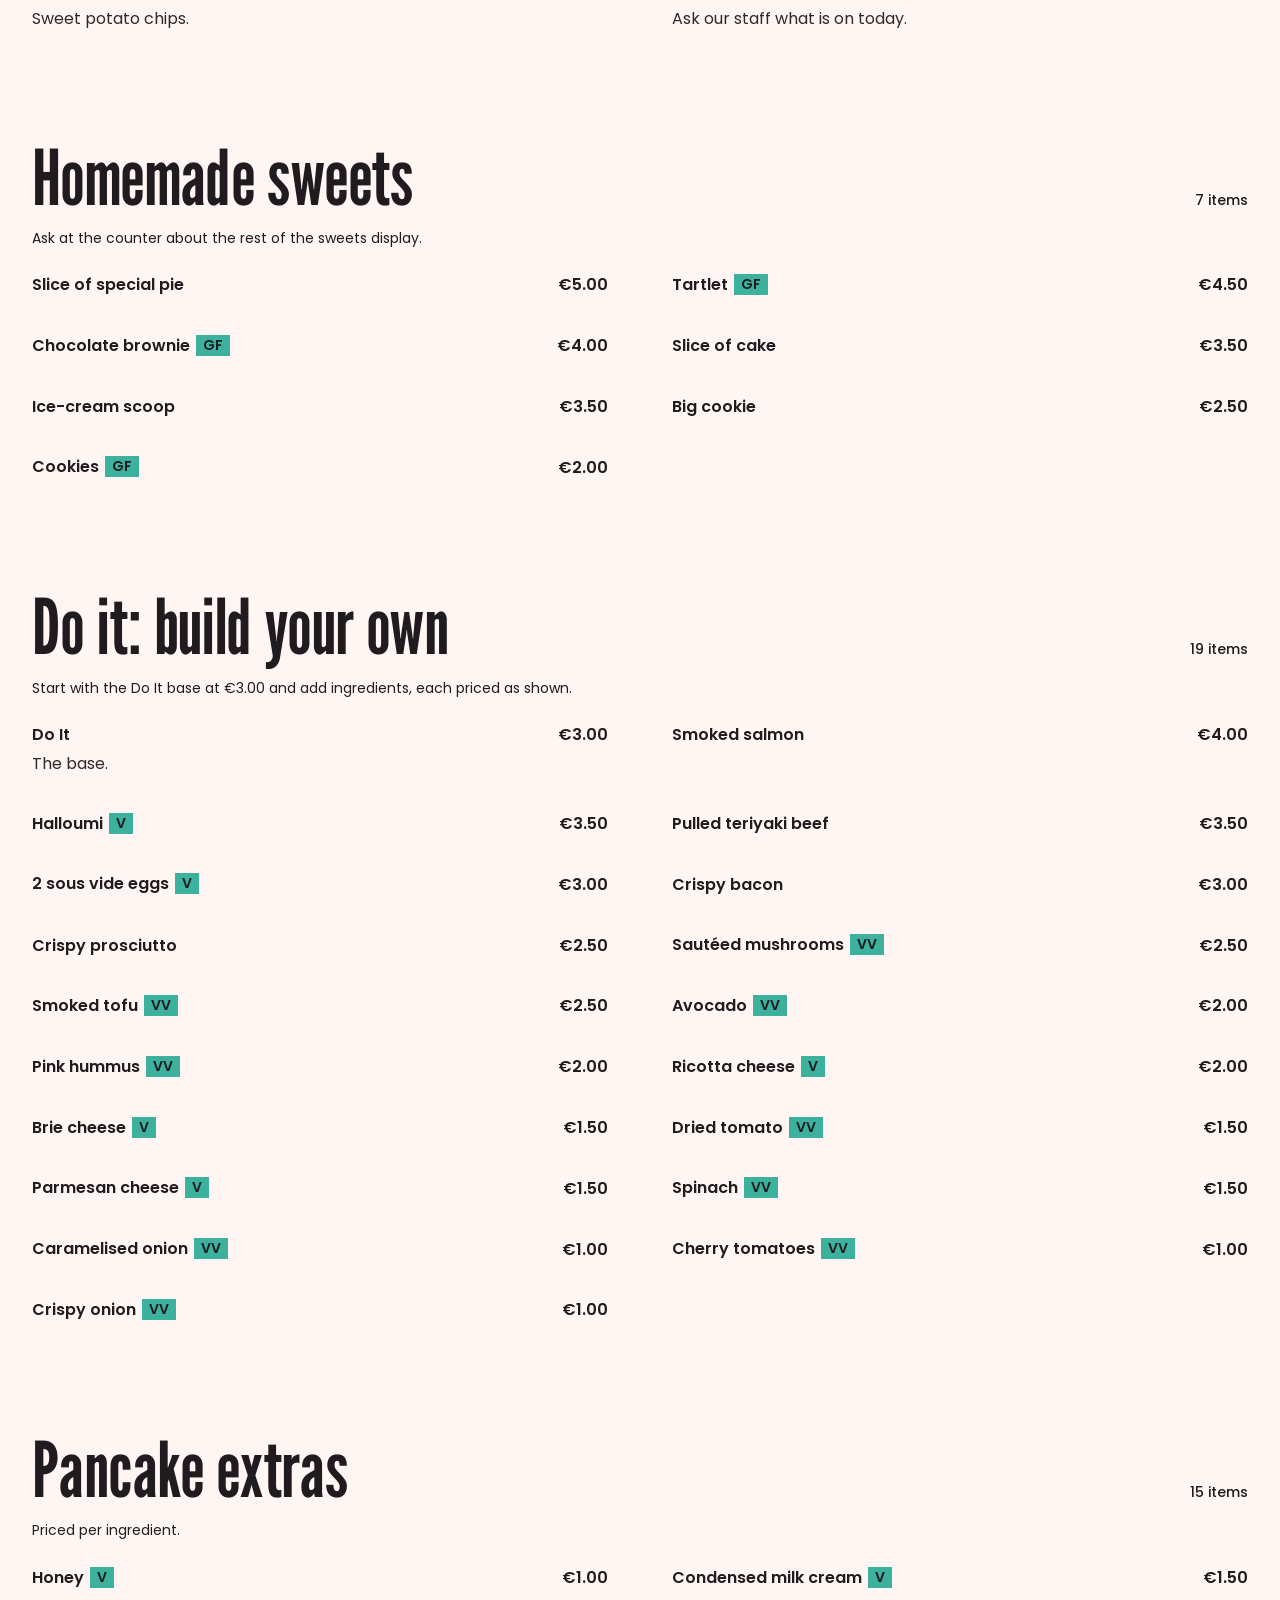
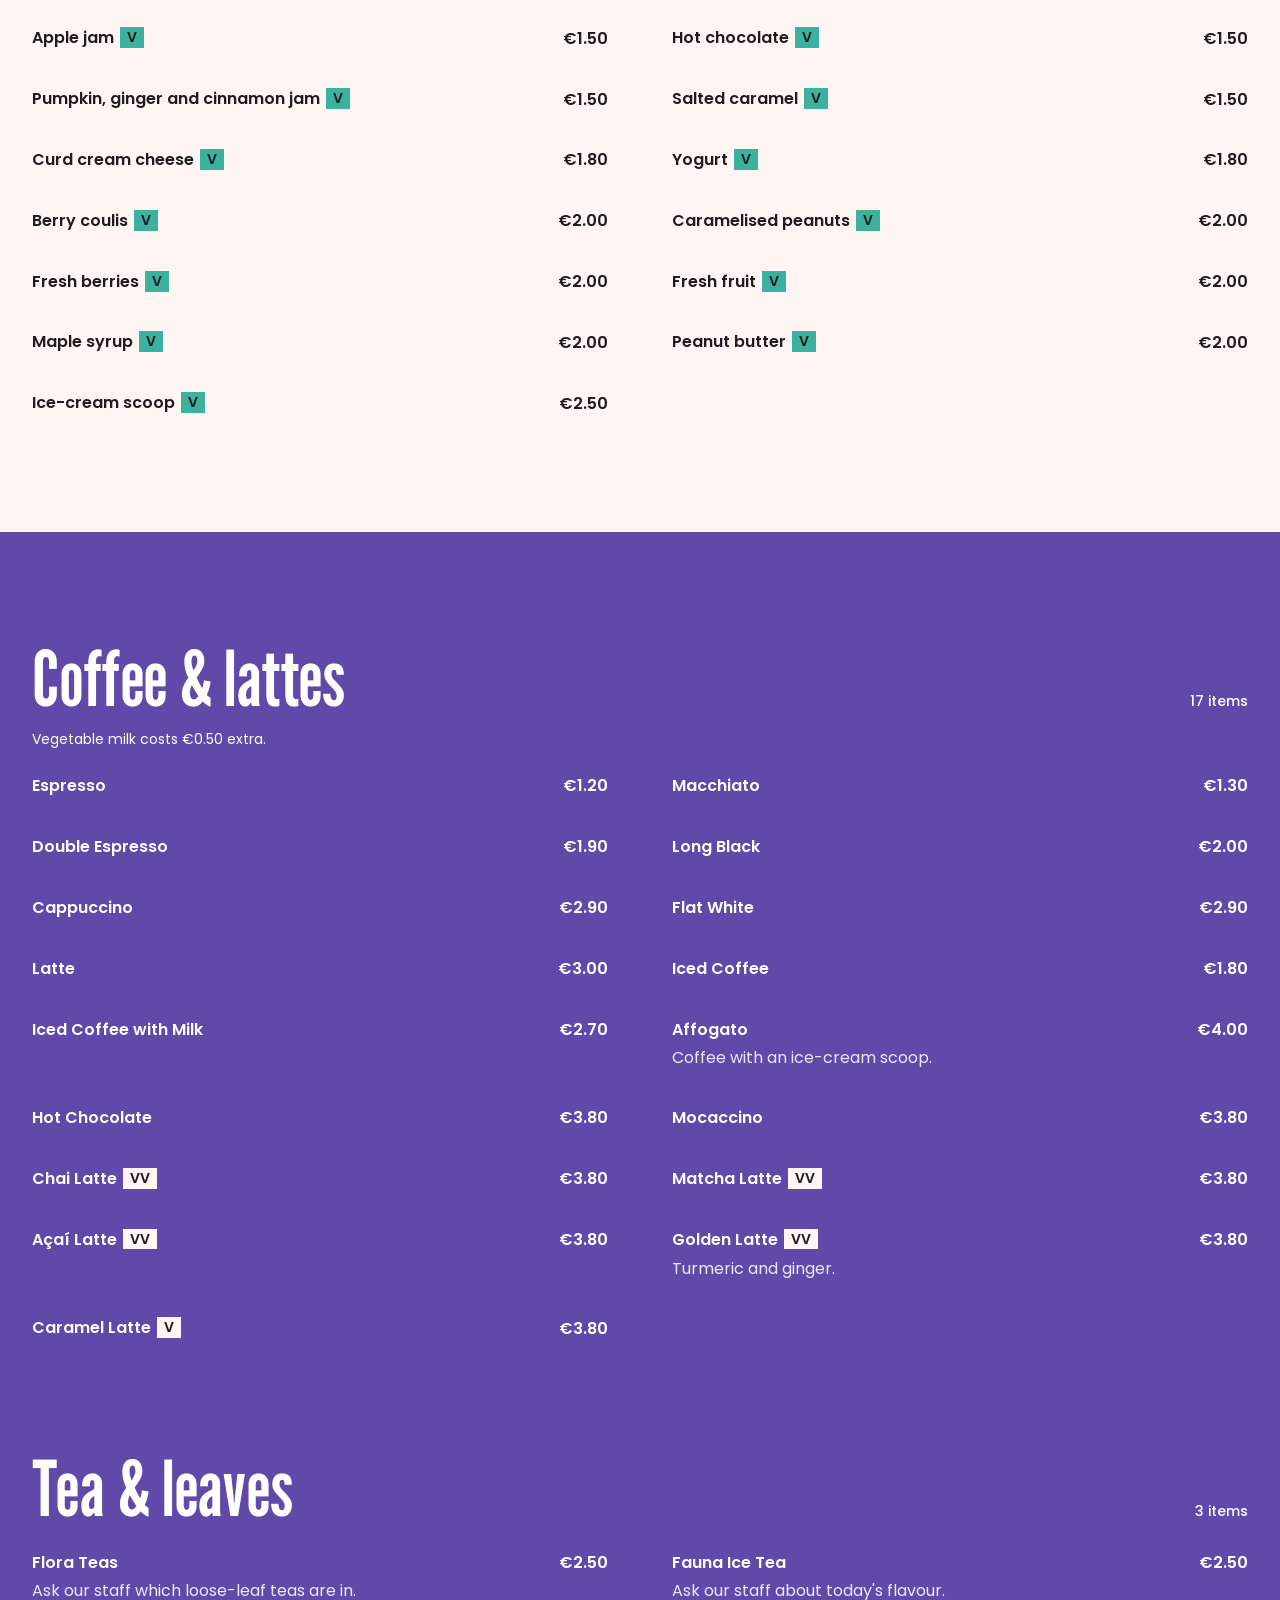
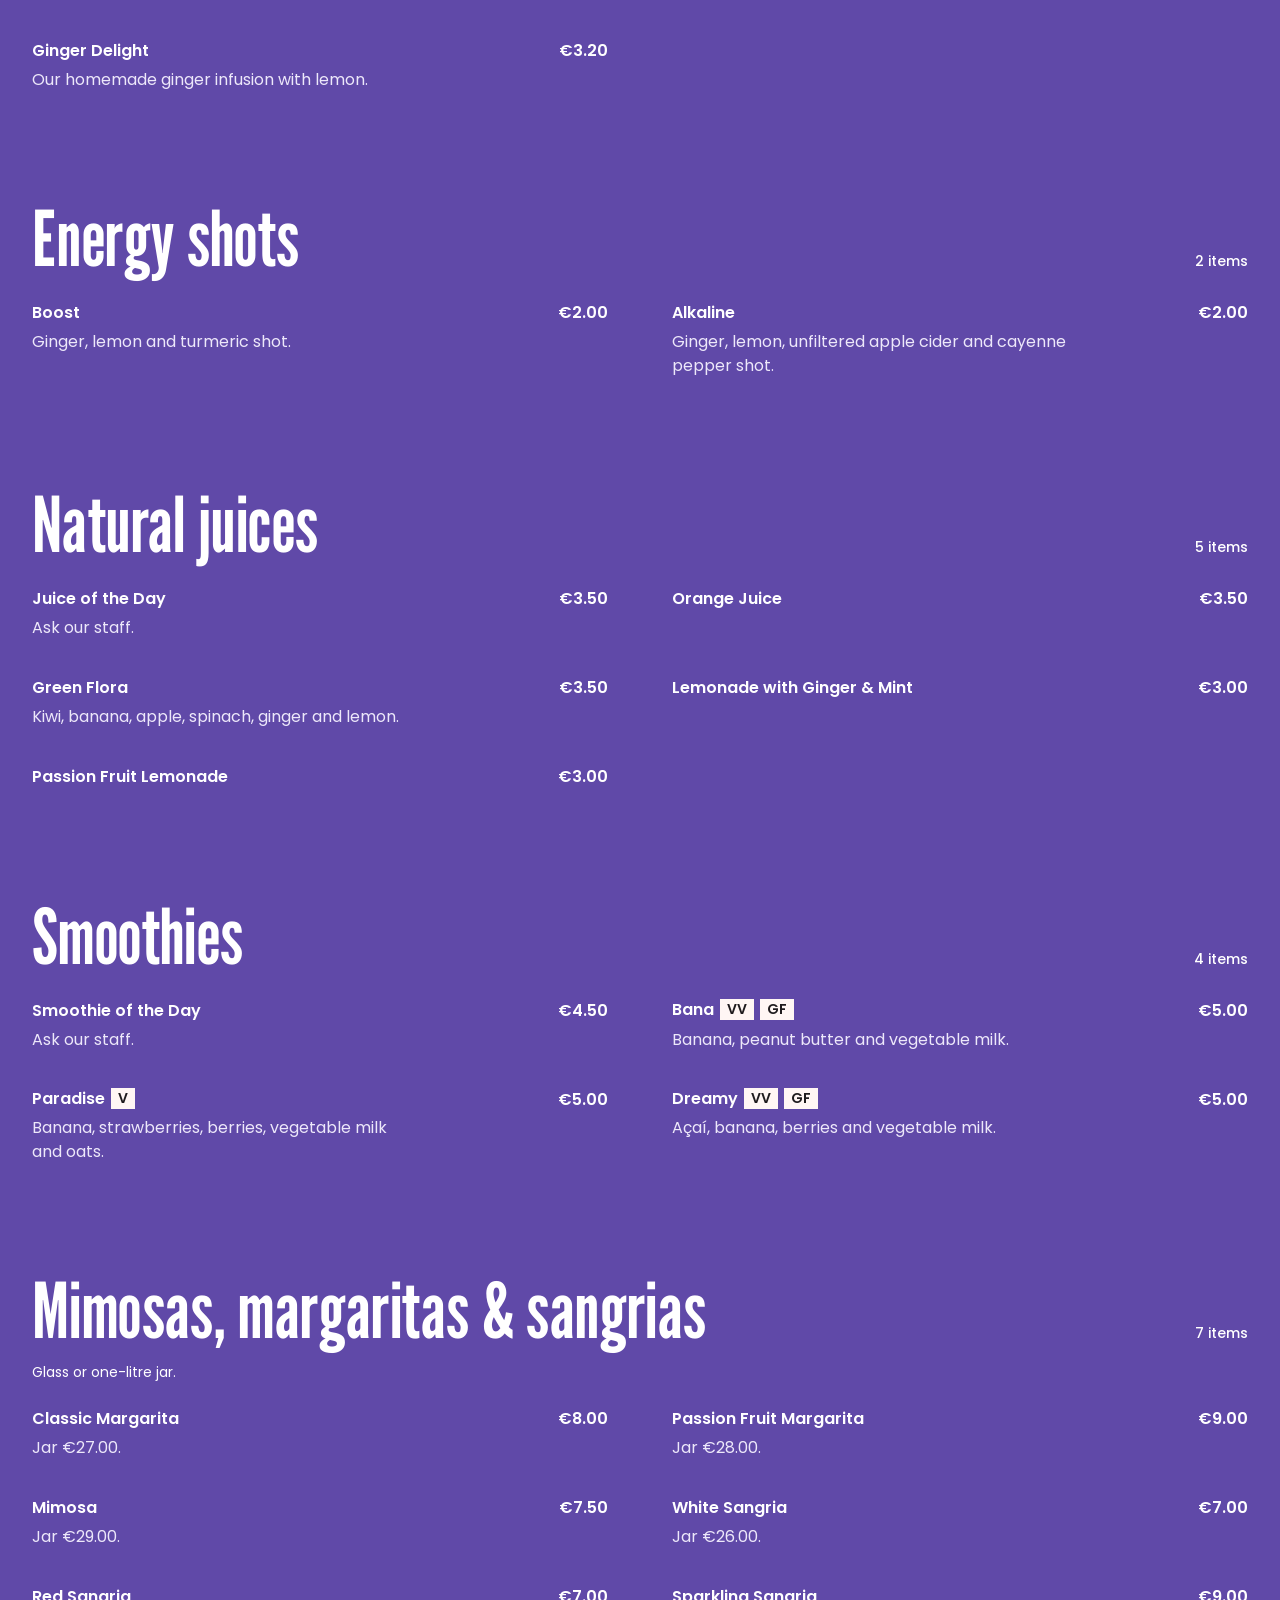
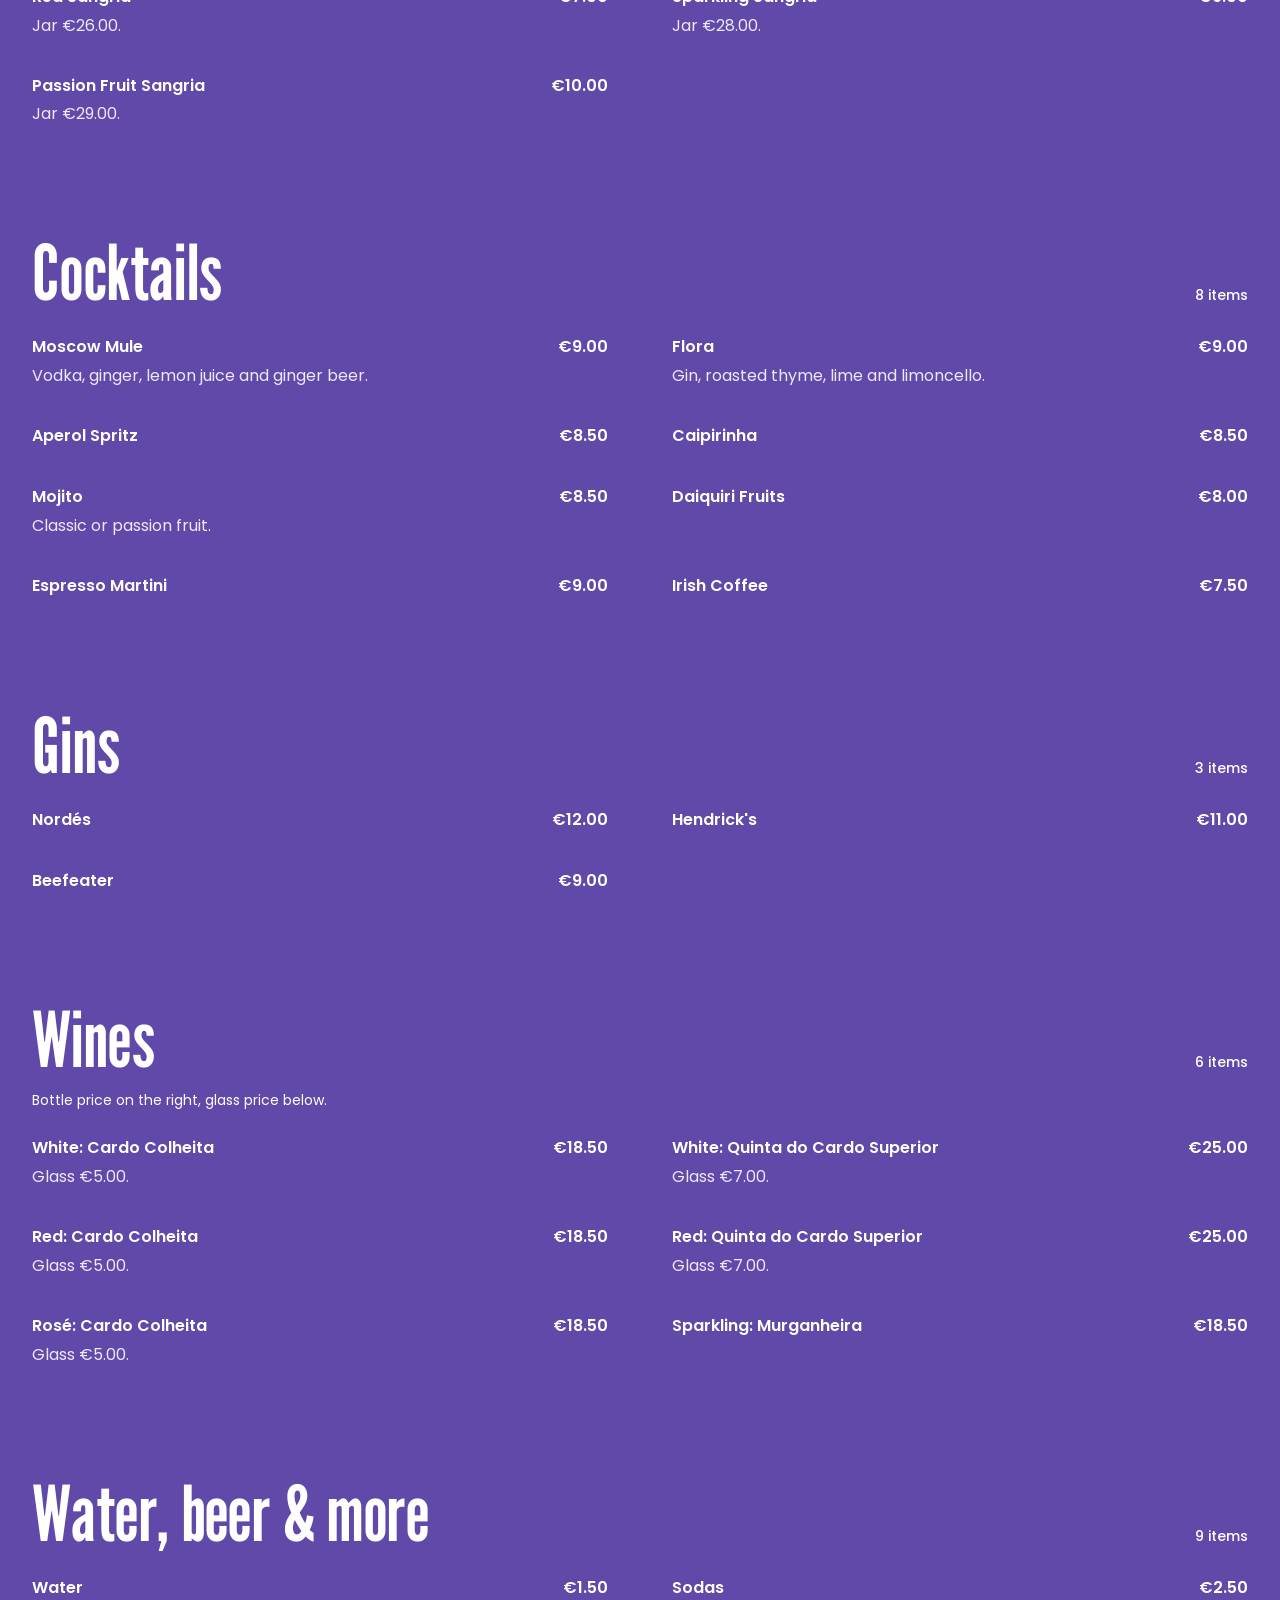
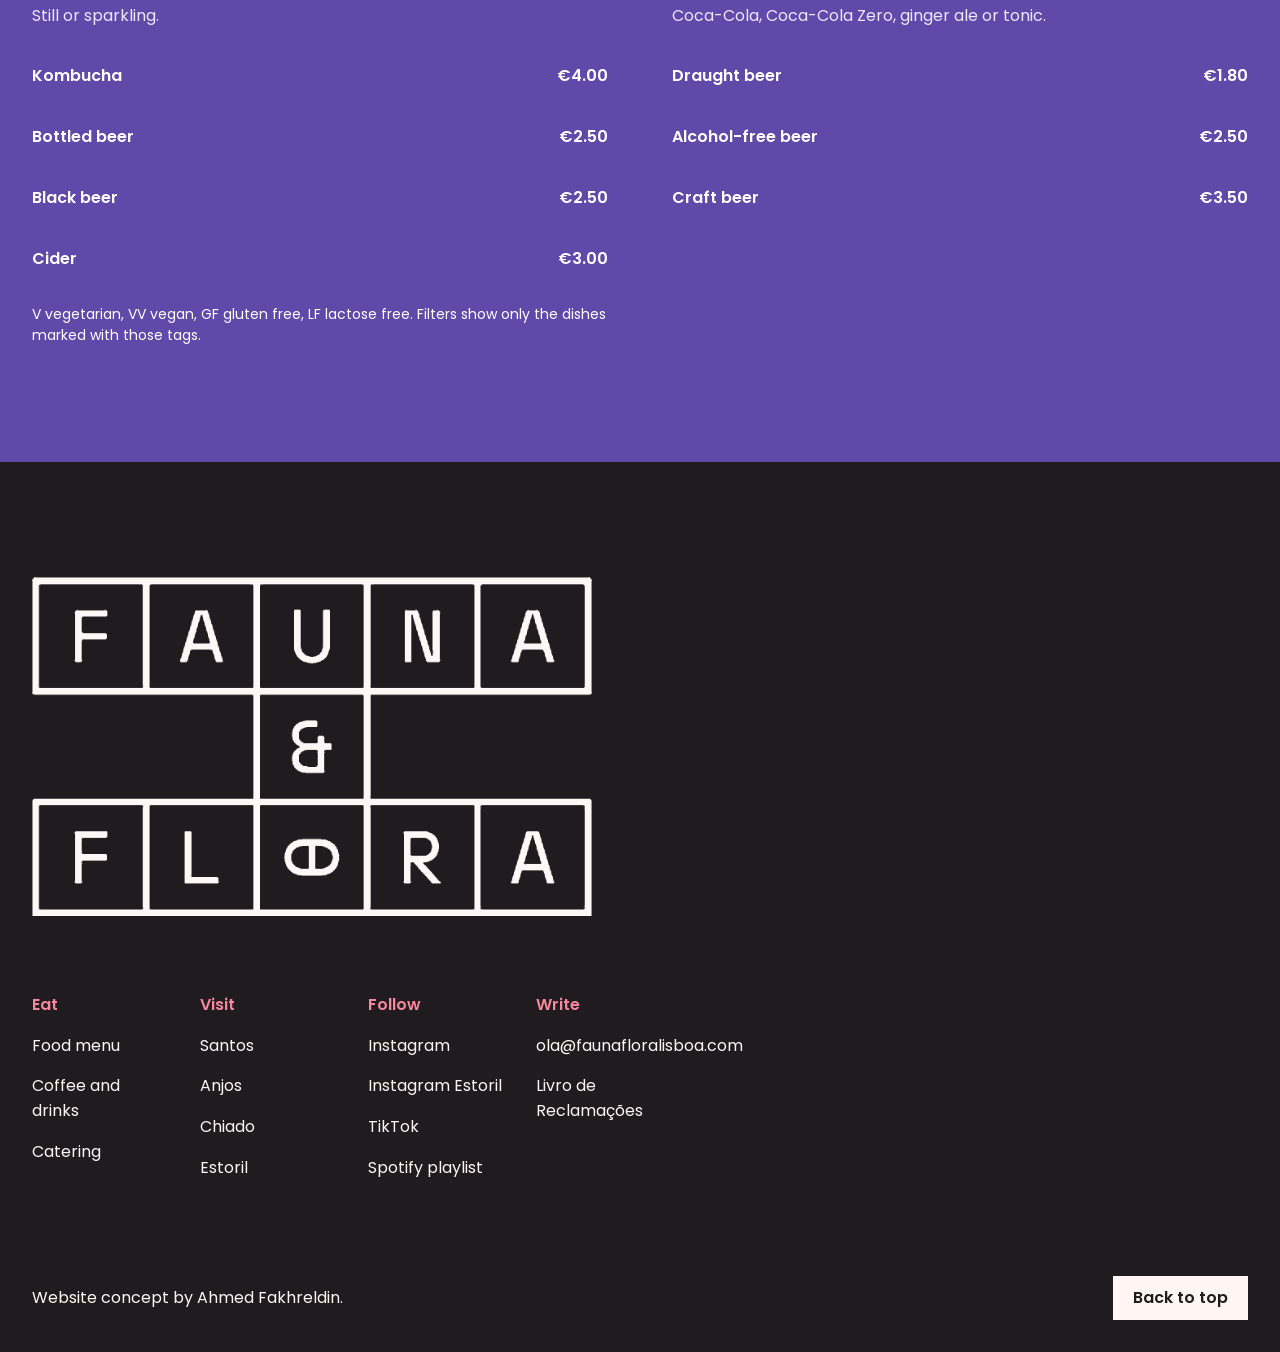
<file: menu.html>
<!doctype html>
<html lang="en">
<head>
<meta charset="utf-8">
<meta name="viewport" content="width=device-width,initial-scale=1,minimum-scale=1">
<title>Menu | Fauna &amp; Flora</title>
<meta name="description" content="The Fauna &amp; Flora food and drinks menu with prices: brunch, lunch, bowls, burgers, coffee, cocktails and wine.">
<meta name="theme-color" content="#F6879C">
<link rel="icon" href="favicon.png">
<link rel="apple-touch-icon" href="apple-touch-icon.png">
<link rel="preload" as="font" type="font/woff2" crossorigin href="fonts/LeagueGothic-400-latin.woff2">
<link rel="preload" as="font" type="font/woff2" crossorigin href="fonts/Poppins-400-latin.woff2">
<link rel="preload" as="font" type="font/woff2" crossorigin href="fonts/Poppins-500-latin.woff2">
<link rel="preload" as="font" type="font/woff2" crossorigin href="fonts/Poppins-600-latin.woff2">
<style>html.fl body{opacity:0}body{transition:opacity .25s ease}</style>
<script>document.documentElement.className='js fl';(function(){var d=document.documentElement,done=false;function go(){if(done)return;done=true;d.classList.remove('fl')}setTimeout(go,1200);if(document.fonts&&document.fonts.load){Promise.all([document.fonts.load('1em "League Gothic"'),document.fonts.load('400 1em Poppins'),document.fonts.load('600 1em Poppins')]).then(go,go)}else go()})();</script>
<link rel="stylesheet" href="fonts/fonts.css?v=9">
<link rel="stylesheet" href="css/site.css?v=9">
</head>
<body>
<a class="skip" href="#main">Skip to content</a>
<header class="nav"><div class="nav__in">
<a class="nav__logo" href="index.html" aria-label="Fauna &amp; Flora, home"><img src="img/logo.png" width="344" height="208" alt="Fauna &amp; Flora" style="width:96px;height:auto"></a>
<nav class="nav__links" aria-label="Main"><a href="menu.html" aria-current="page">Menu</a><a href="index.html#catering">Catering</a><a href="houses.html">Houses</a><a href="index.html#team">Team</a></nav>
<a class="btn btn--sm btn--book" href="houses.html#houses">Book a table</a>
<button class="nav__burger" type="button" aria-expanded="false" aria-controls="drawer">Menu</button>
</div></header>
<div class="drawer" id="drawer"><a href="menu.html">Menu</a><a href="index.html#catering">Catering</a><a href="houses.html">Houses</a><a href="index.html#team">Team</a><a class="btn" href="houses.html#houses">Book a table</a></div>

<main id="main"><span id="top"></span>
<section class="mhead"><div class="wrap mhead__in"><div class="mhead__txt"><h1 class="d" style="font-size:var(--t-display)">Menu</h1><p class="lead">Brunch from the morning, lunch from half past twelve. Prices include VAT. Tell our staff about any allergy or intolerance.</p></div><div class="mhead__tiles" aria-hidden="true"><div class="tile"><img src="img/salty-pancakes-sq.jpg" width="900" height="900" alt=""></div><div class="tile"><img src="img/roastbeef-sq.jpg" width="900" height="900" alt=""></div><div class="tile"><img src="img/nasi-sq.jpg" width="900" height="900" alt=""></div></div></div></section>
<div class="bar"><div class="bar__in">
<nav class="chips" aria-label="Menu sections"><a class="chip" href="#bowls" aria-current="false">Bowls</a><a class="chip" href="#pancakes" aria-current="false">Pancakes</a><a class="chip" href="#share" aria-current="false">Share</a><a class="chip" href="#plates" aria-current="false">Lunch</a><a class="chip" href="#toasts" aria-current="false">Toasts</a><a class="chip" href="#lunchbowls" aria-current="false">Lunch bowls</a><a class="chip" href="#burgers" aria-current="false">Burgers</a><a class="chip" href="#dips" aria-current="false">Dips</a><a class="chip" href="#sweets" aria-current="false">Sweets</a><a class="chip" href="#build" aria-current="false">Do it</a><a class="chip" href="#extras" aria-current="false">Extras</a><a class="chip" href="#coffee" aria-current="false">Coffee</a><a class="chip" href="#tea" aria-current="false">Tea</a><a class="chip" href="#shots" aria-current="false">Shots</a><a class="chip" href="#juices" aria-current="false">Juices</a><a class="chip" href="#smoothies" aria-current="false">Smoothies</a><a class="chip" href="#mimosas" aria-current="false">Mimosas</a><a class="chip" href="#cocktails" aria-current="false">Cocktails</a><a class="chip" href="#gins" aria-current="false">Gins</a><a class="chip" href="#wines" aria-current="false">Wines</a><a class="chip" href="#other" aria-current="false">Beer & more</a></nav>
<div class="diet" role="group" aria-label="Dietary filters">
<button type="button" data-tag="V" aria-pressed="false">Vegetarian</button><button type="button" data-tag="VV" aria-pressed="false">Vegan</button><button type="button" data-tag="GF" aria-pressed="false">Gluten free</button><button type="button" data-tag="LF" aria-pressed="false">Lactose free</button>
</div></div></div>
<div class="menu">
<div class="wrap">
<section class="cat-sec" id="bowls" aria-labelledby="bowls-h"><div class="cat-h" data-rv><h2 class="d" id="bowls-h">Granola &amp; smoothie bowls</h2><span class="count">6 items</span></div><p class="cat-note">May contain seeds.</p><ul class="items" data-rv><li class="item" data-tags="VV"><div class="item__top"><h3>Açaí Bowl<span class="tag" title="Vegan">VV</span></h3><span class="price">€9.50</span></div><p>Açaí with fresh fruit and granola.</p></li><li class="item" data-tags="VV"><div class="item__top"><h3>Cacaobana Smoothie Bowl<span class="tag" title="Vegan">VV</span></h3><span class="price">€7.50</span></div><p>Banana, avocado, cocoa and almond milk smoothie, with banana, roasted peanuts, granola and dark chocolate chunks.</p></li><li class="item" data-tags="VV GF"><div class="item__top"><h3>Smoothie Bowl Detox<span class="tag" title="Vegan">VV</span><span class="tag" title="Gluten free">GF</span></h3><span class="price">€7.50</span></div><p>Avocado, apple, spinach, lemon, ginger and spirulina smoothie with fresh fruits and nuts on top.</p></li><li class="item" data-tags="V"><div class="item__top"><h3>Yo&#x27;Granola<span class="tag" title="Vegetarian">V</span></h3><span class="price">€5.50</span></div><p>Yogurt, granola, honey and fresh fruit.</p></li><li class="item" data-tags="VV GF"><div class="item__top"><h3>Tutti Frutti 1<span class="tag" title="Vegan">VV</span><span class="tag" title="Gluten free">GF</span></h3><span class="price">€7.50</span></div><p>Fruit mix for one or two people.</p></li><li class="item" data-tags="VV GF"><div class="item__top"><h3>Tutti Frutti 2<span class="tag" title="Vegan">VV</span><span class="tag" title="Gluten free">GF</span></h3><span class="price">€13.50</span></div><p>Fruit mix for two or more people.</p></li></ul></section><section class="cat-sec" id="pancakes" aria-labelledby="pancakes-h"><div class="cat-h" data-rv><h2 class="d" id="pancakes-h">Pancakes</h2><span class="count">6 items</span></div><ul class="items" data-rv><li class="item" data-tags="V"><div class="item__top"><h3>Avena<span class="tag" title="Vegetarian">V</span></h3><span class="price">€7.00</span></div><p>Banana and oats batter with yogurt and homemade apple jam.</p></li><li class="item" data-tags="V"><div class="item__top"><h3>Baga<span class="tag" title="Vegetarian">V</span></h3><span class="price">€8.00</span></div><p>Berry coulis, condensed milk cream and berries on top.</p></li><li class="item" data-tags="V"><div class="item__top"><h3>Guilty<span class="tag" title="Vegetarian">V</span></h3><span class="price">€8.50</span></div><p>Peanut butter, banana, caramelised peanuts and chocolate topping.</p></li><li class="item has-pic" data-tags=""><span class="pic"><img src="img/salty-pancakes-sq.jpg" width="900" height="900" alt="" loading="lazy"></span><div class="item__top"><h3>Salty</h3><span class="price">€8.00</span></div><p>Crispy bacon and fried egg, maple syrup, crispy onion and micro leaves.</p></li><li class="item" data-tags="V"><div class="item__top"><h3>Spicy Pumpkin<span class="tag" title="Vegetarian">V</span></h3><span class="price">€8.50</span></div><p>Pumpkin with ginger and cinnamon jam, curd cheese cream, walnuts and caramelised pecan.</p></li><li class="item" data-tags=""><div class="item__top"><h3>Do It Simple</h3><span class="price">€4.00</span></div><p>A simple three-layer pancake. Choose white, banana and oats, or vegan batter.</p></li></ul></section><section class="cat-sec" id="share" aria-labelledby="share-h"><div class="cat-h" data-rv><h2 class="d" id="share-h">Share &amp; enjoy</h2><span class="count">3 items</span></div><p class="cat-note">May contain seeds and micro leaves. Sous vide eggs are cooked at low temperature: jelly egg white and a very runny yolk.</p><ul class="items" data-rv><li class="item" data-tags=""><div class="item__top"><h3>Mix for the Undecided</h3><span class="price">€12.00</span></div><p>An all-day dish with a bit of everything: fried or scrambled eggs, toast, smashed avocado, one protein (bacon, smoked salmon, halloumi or sautéed mushrooms), fresh leaves and fresh fruit.</p></li><li class="item" data-tags=""><div class="item__top"><h3>Salmon Crunchy Benedict (2)</h3><span class="price">€12.50</span></div><p>Smoked salmon, crème fraîche, sous vide eggs, sliced avocado, cornichons and truffled hollandaise on a puff pastry, with mustard pickles, beetroot powder and dill.</p></li><li class="item" data-tags=""><div class="item__top"><h3>Bacon Crunchy Benedict (2)</h3><span class="price">€11.00</span></div><p>Bacon, cheddar au gratin, sous vide eggs, truffled hollandaise and arugula on a puff pastry, with red onion pickles.</p></li></ul></section><section class="cat-sec" id="plates" aria-labelledby="plates-h"><div class="cat-h" data-rv><h2 class="d" id="plates-h">Lunch plates</h2><span class="count">5 items</span></div><ul class="items" data-rv><li class="item has-pic" data-tags=""><span class="pic"><img src="img/roastbeef-sq.jpg" width="900" height="900" alt="" loading="lazy"></span><div class="item__top"><h3>Roastbeef Focaccia</h3><span class="price">€12.00</span></div><p>Roastbeef, truffled mayo, caramelised onion, arugula, red onion pickles and mustard pickles.</p></li><li class="item" data-tags=""><div class="item__top"><h3>Salmon Nest</h3><span class="price">€11.50</span></div><p>Two baked avocado halves with smoked salmon, parmesan, crème fraîche, sous vide egg yolk and cucumber pickle, over a crunchy kataifi nest.</p></li><li class="item" data-tags=""><div class="item__top"><h3>Salmon Bagel</h3><span class="price">€9.50</span></div><p>Bagel with seeds, smoked salmon, ricotta, dried tomato, romaine lettuce and cucumber pickle.</p></li><li class="item" data-tags=""><div class="item__top"><h3>Bacon &amp; Cheese Bagel</h3><span class="price">€8.50</span></div><p>Brie, bacon, fried egg, romaine lettuce and basil mayonnaise.</p></li><li class="item" data-tags="V"><div class="item__top"><h3>Halloumi Bagel<span class="tag" title="Vegetarian">V</span></h3><span class="price">€9.00</span></div><p>Halloumi, avocado, spinach, tomato and basil mayonnaise.</p></li></ul></section><section class="cat-sec" id="toasts" aria-labelledby="toasts-h"><div class="cat-h" data-rv><h2 class="d" id="toasts-h">Toasts &amp; eggs</h2><span class="count">6 items</span></div><p class="cat-note">May contain seeds and micro leaves. Swap to toast on sweet potato (gluten free) for €1.00 extra.</p><ul class="items" data-rv><li class="item" data-tags=""><div class="item__top"><h3>Nord</h3><span class="price">€12.00</span></div><p>Smoked salmon, ricotta, sous vide eggs, cherry tomatoes, arugula and lime zest.</p></li><li class="item" data-tags="LF"><div class="item__top"><h3>Teriycow<span class="tag" title="Lactose free">LF</span></h3><span class="price">€11.00</span></div><p>Pulled teriyaki beef, smashed avocado, sous vide eggs and crispy onion.</p></li><li class="item" data-tags=""><div class="item__top"><h3>Ibérica</h3><span class="price">€9.50</span></div><p>Crispy prosciutto, caramelised onion, brie and sous vide eggs.</p></li><li class="item" data-tags="V"><div class="item__top"><h3>Botânica<span class="tag" title="Vegetarian">V</span></h3><span class="price">€9.00</span></div><p>Smashed avocado, sautéed mushrooms, parmesan, sous vide eggs, cherry tomatoes and arugula.</p></li><li class="item" data-tags="VV"><div class="item__top"><h3>Forest<span class="tag" title="Vegan">VV</span></h3><span class="price">€8.50</span></div><p>Pink hummus, sautéed spinach, dried tomato, smoked tofu and walnuts.</p></li><li class="item has-pic" data-tags="V LF"><span class="pic"><img src="img/avotoast-sq.jpg" width="900" height="900" alt="" loading="lazy"></span><div class="item__top"><h3>Avotoast<span class="tag" title="Vegetarian">V</span><span class="tag" title="Lactose free">LF</span></h3><span class="price">€7.00</span></div><p>Smashed avocado and sous vide eggs.</p></li></ul></section><section class="cat-sec" id="lunchbowls" aria-labelledby="lunchbowls-h"><div class="cat-h" data-rv><h2 class="d" id="lunchbowls-h">Bowls</h2><span class="count">10 items</span></div><p class="cat-note">May contain seeds.</p><ul class="items" data-rv><li class="item" data-tags="LF"><div class="item__top"><h3>Thunnus<span class="tag" title="Lactose free">LF</span></h3><span class="price">€15.50</span></div><p>Sesame crusted tuna, teriyaki, quinoa, grilled vegetables and mixed leaves.</p></li><li class="item" data-tags="LF"><div class="item__top"><h3>Thaio<span class="tag" title="Lactose free">LF</span></h3><span class="price">€13.00</span></div><p>Chicken curry with coconut and walnuts, basmati rice, pomegranate, papadum and mixed leaves.</p></li><li class="item" data-tags="GF"><div class="item__top"><h3>Chicken &amp; Sweet Potato Salad<span class="tag" title="Gluten free">GF</span></h3><span class="price">€12.00</span></div><p>Grilled chicken breast, fresh leaves, glazed carrot, roasted sweet potato, goat cheese and sweet chilli.</p></li><li class="item has-pic" data-tags="LF"><span class="pic"><img src="img/nasi-sq.jpg" width="900" height="900" alt="" loading="lazy"></span><div class="item__top"><h3>Nasi Goreng<span class="tag" title="Lactose free">LF</span></h3><span class="price">€8.50</span></div><p>Sautéed rice with vegetables, ponzu sauce, fried egg, roasted peanuts, lime zest and chilli pepper.</p></li><li class="item" data-tags=""><div class="item__top"><h3>Add sesame crusted tuna</h3><span class="price">€5.00</span></div><p>To any bowl.</p></li><li class="item" data-tags=""><div class="item__top"><h3>Add grilled salmon</h3><span class="price">€5.00</span></div><p>To any bowl.</p></li><li class="item" data-tags=""><div class="item__top"><h3>Add roastbeef</h3><span class="price">€4.50</span></div><p>To any bowl.</p></li><li class="item" data-tags=""><div class="item__top"><h3>Add grilled chicken breast</h3><span class="price">€4.00</span></div><p>To any bowl.</p></li><li class="item" data-tags="V"><div class="item__top"><h3>Add halloumi<span class="tag" title="Vegetarian">V</span></h3><span class="price">€3.50</span></div><p>To any bowl.</p></li><li class="item" data-tags="VV"><div class="item__top"><h3>Add smoked tofu<span class="tag" title="Vegan">VV</span></h3><span class="price">€2.50</span></div><p>To any bowl.</p></li></ul></section><section class="cat-sec" id="burgers" aria-labelledby="burgers-h"><div class="cat-h" data-rv><h2 class="d" id="burgers-h">Burgers</h2><span class="count">3 items</span></div><ul class="items" data-rv><li class="item" data-tags=""><div class="item__top"><h3>Farm Burger</h3><span class="price">€14.00</span></div><p>Matured veal burger, mayo, dijon mustard, ketchup, cucumber pickles, cheddar, watercress, purple onion and brioche bread, with flora chips.</p></li><li class="item" data-tags="VV"><div class="item__top"><h3>Bosque Vegan Burger<span class="tag" title="Vegan">VV</span></h3><span class="price">€14.00</span></div><p>Beyond Meat burger with vegan mayo, mustard, ketchup, cucumber pickles, vegan cheddar, watercress, purple onion and vegan brioche bread, with flora chips.</p></li><li class="item" data-tags=""><div class="item__top"><h3>Fauno Mini Burgers</h3><span class="price">€12.00</span></div><p>Cheeseburger with basil mayonnaise, tomato, fresh leaves and bread with seeds, with flora chips.</p></li></ul></section><section class="cat-sec" id="dips" aria-labelledby="dips-h"><div class="cat-h" data-rv><h2 class="d" id="dips-h">Dips, chips &amp; soup</h2><span class="count">4 items</span></div><p class="cat-note">Contains seeds and micro leaves.</p><ul class="items" data-rv><li class="item" data-tags="VV GF"><div class="item__top"><h3>Guacamole<span class="tag" title="Vegan">VV</span><span class="tag" title="Gluten free">GF</span></h3><span class="price">€5.50</span></div><p>With flora chips and veggie fingers.</p></li><li class="item" data-tags="VV"><div class="item__top"><h3>Pink Hummus<span class="tag" title="Vegan">VV</span></h3><span class="price">€5.50</span></div><p>Beetroot hummus with crackers and veggie fingers.</p></li><li class="item" data-tags=""><div class="item__top"><h3>Flora Chips</h3><span class="price">€3.50</span></div><p>Sweet potato chips.</p></li><li class="item" data-tags=""><div class="item__top"><h3>Soup</h3><span class="price">€3.00</span></div><p>Ask our staff what is on today.</p></li></ul></section><section class="cat-sec" id="sweets" aria-labelledby="sweets-h"><div class="cat-h" data-rv><h2 class="d" id="sweets-h">Homemade sweets</h2><span class="count">7 items</span></div><p class="cat-note">Ask at the counter about the rest of the sweets display.</p><ul class="items" data-rv><li class="item" data-tags=""><div class="item__top"><h3>Slice of special pie</h3><span class="price">€5.00</span></div></li><li class="item" data-tags="GF"><div class="item__top"><h3>Tartlet<span class="tag" title="Gluten free">GF</span></h3><span class="price">€4.50</span></div></li><li class="item" data-tags="GF"><div class="item__top"><h3>Chocolate brownie<span class="tag" title="Gluten free">GF</span></h3><span class="price">€4.00</span></div></li><li class="item" data-tags=""><div class="item__top"><h3>Slice of cake</h3><span class="price">€3.50</span></div></li><li class="item" data-tags=""><div class="item__top"><h3>Ice-cream scoop</h3><span class="price">€3.50</span></div></li><li class="item" data-tags=""><div class="item__top"><h3>Big cookie</h3><span class="price">€2.50</span></div></li><li class="item" data-tags="GF"><div class="item__top"><h3>Cookies<span class="tag" title="Gluten free">GF</span></h3><span class="price">€2.00</span></div></li></ul></section><section class="cat-sec" id="build" aria-labelledby="build-h"><div class="cat-h" data-rv><h2 class="d" id="build-h">Do it: build your own</h2><span class="count">19 items</span></div><p class="cat-note">Start with the Do It base at €3.00 and add ingredients, each priced as shown.</p><ul class="items" data-rv><li class="item" data-tags=""><div class="item__top"><h3>Do It</h3><span class="price">€3.00</span></div><p>The base.</p></li><li class="item" data-tags=""><div class="item__top"><h3>Smoked salmon</h3><span class="price">€4.00</span></div></li><li class="item" data-tags="V"><div class="item__top"><h3>Halloumi<span class="tag" title="Vegetarian">V</span></h3><span class="price">€3.50</span></div></li><li class="item" data-tags=""><div class="item__top"><h3>Pulled teriyaki beef</h3><span class="price">€3.50</span></div></li><li class="item" data-tags="V"><div class="item__top"><h3>2 sous vide eggs<span class="tag" title="Vegetarian">V</span></h3><span class="price">€3.00</span></div></li><li class="item" data-tags=""><div class="item__top"><h3>Crispy bacon</h3><span class="price">€3.00</span></div></li><li class="item" data-tags=""><div class="item__top"><h3>Crispy prosciutto</h3><span class="price">€2.50</span></div></li><li class="item" data-tags="VV"><div class="item__top"><h3>Sautéed mushrooms<span class="tag" title="Vegan">VV</span></h3><span class="price">€2.50</span></div></li><li class="item" data-tags="VV"><div class="item__top"><h3>Smoked tofu<span class="tag" title="Vegan">VV</span></h3><span class="price">€2.50</span></div></li><li class="item" data-tags="VV"><div class="item__top"><h3>Avocado<span class="tag" title="Vegan">VV</span></h3><span class="price">€2.00</span></div></li><li class="item" data-tags="VV"><div class="item__top"><h3>Pink hummus<span class="tag" title="Vegan">VV</span></h3><span class="price">€2.00</span></div></li><li class="item" data-tags="V"><div class="item__top"><h3>Ricotta cheese<span class="tag" title="Vegetarian">V</span></h3><span class="price">€2.00</span></div></li><li class="item" data-tags="V"><div class="item__top"><h3>Brie cheese<span class="tag" title="Vegetarian">V</span></h3><span class="price">€1.50</span></div></li><li class="item" data-tags="VV"><div class="item__top"><h3>Dried tomato<span class="tag" title="Vegan">VV</span></h3><span class="price">€1.50</span></div></li><li class="item" data-tags="V"><div class="item__top"><h3>Parmesan cheese<span class="tag" title="Vegetarian">V</span></h3><span class="price">€1.50</span></div></li><li class="item" data-tags="VV"><div class="item__top"><h3>Spinach<span class="tag" title="Vegan">VV</span></h3><span class="price">€1.50</span></div></li><li class="item" data-tags="VV"><div class="item__top"><h3>Caramelised onion<span class="tag" title="Vegan">VV</span></h3><span class="price">€1.00</span></div></li><li class="item" data-tags="VV"><div class="item__top"><h3>Cherry tomatoes<span class="tag" title="Vegan">VV</span></h3><span class="price">€1.00</span></div></li><li class="item" data-tags="VV"><div class="item__top"><h3>Crispy onion<span class="tag" title="Vegan">VV</span></h3><span class="price">€1.00</span></div></li></ul></section><section class="cat-sec" id="extras" aria-labelledby="extras-h"><div class="cat-h" data-rv><h2 class="d" id="extras-h">Pancake extras</h2><span class="count">15 items</span></div><p class="cat-note">Priced per ingredient.</p><ul class="items" data-rv><li class="item" data-tags="V"><div class="item__top"><h3>Honey<span class="tag" title="Vegetarian">V</span></h3><span class="price">€1.00</span></div></li><li class="item" data-tags="V"><div class="item__top"><h3>Condensed milk cream<span class="tag" title="Vegetarian">V</span></h3><span class="price">€1.50</span></div></li><li class="item" data-tags="V"><div class="item__top"><h3>Apple jam<span class="tag" title="Vegetarian">V</span></h3><span class="price">€1.50</span></div></li><li class="item" data-tags="V"><div class="item__top"><h3>Hot chocolate<span class="tag" title="Vegetarian">V</span></h3><span class="price">€1.50</span></div></li><li class="item" data-tags="V"><div class="item__top"><h3>Pumpkin, ginger and cinnamon jam<span class="tag" title="Vegetarian">V</span></h3><span class="price">€1.50</span></div></li><li class="item" data-tags="V"><div class="item__top"><h3>Salted caramel<span class="tag" title="Vegetarian">V</span></h3><span class="price">€1.50</span></div></li><li class="item" data-tags="V"><div class="item__top"><h3>Curd cream cheese<span class="tag" title="Vegetarian">V</span></h3><span class="price">€1.80</span></div></li><li class="item" data-tags="V"><div class="item__top"><h3>Yogurt<span class="tag" title="Vegetarian">V</span></h3><span class="price">€1.80</span></div></li><li class="item" data-tags="V"><div class="item__top"><h3>Berry coulis<span class="tag" title="Vegetarian">V</span></h3><span class="price">€2.00</span></div></li><li class="item" data-tags="V"><div class="item__top"><h3>Caramelised peanuts<span class="tag" title="Vegetarian">V</span></h3><span class="price">€2.00</span></div></li><li class="item" data-tags="V"><div class="item__top"><h3>Fresh berries<span class="tag" title="Vegetarian">V</span></h3><span class="price">€2.00</span></div></li><li class="item" data-tags="V"><div class="item__top"><h3>Fresh fruit<span class="tag" title="Vegetarian">V</span></h3><span class="price">€2.00</span></div></li><li class="item" data-tags="V"><div class="item__top"><h3>Maple syrup<span class="tag" title="Vegetarian">V</span></h3><span class="price">€2.00</span></div></li><li class="item" data-tags="V"><div class="item__top"><h3>Peanut butter<span class="tag" title="Vegetarian">V</span></h3><span class="price">€2.00</span></div></li><li class="item" data-tags="V"><div class="item__top"><h3>Ice-cream scoop<span class="tag" title="Vegetarian">V</span></h3><span class="price">€2.50</span></div></li></ul></section></div></div>
<div class="menu menu--drinks"><div class="wrap"><section class="cat-sec" id="coffee" aria-labelledby="coffee-h"><div class="cat-h" data-rv><h2 class="d" id="coffee-h">Coffee &amp; lattes</h2><span class="count">17 items</span></div><p class="cat-note">Vegetable milk costs €0.50 extra.</p><ul class="items" data-rv><li class="item" data-tags=""><div class="item__top"><h3>Espresso</h3><span class="price">€1.20</span></div></li><li class="item" data-tags=""><div class="item__top"><h3>Macchiato</h3><span class="price">€1.30</span></div></li><li class="item" data-tags=""><div class="item__top"><h3>Double Espresso</h3><span class="price">€1.90</span></div></li><li class="item" data-tags=""><div class="item__top"><h3>Long Black</h3><span class="price">€2.00</span></div></li><li class="item" data-tags=""><div class="item__top"><h3>Cappuccino</h3><span class="price">€2.90</span></div></li><li class="item" data-tags=""><div class="item__top"><h3>Flat White</h3><span class="price">€2.90</span></div></li><li class="item" data-tags=""><div class="item__top"><h3>Latte</h3><span class="price">€3.00</span></div></li><li class="item" data-tags=""><div class="item__top"><h3>Iced Coffee</h3><span class="price">€1.80</span></div></li><li class="item" data-tags=""><div class="item__top"><h3>Iced Coffee with Milk</h3><span class="price">€2.70</span></div></li><li class="item" data-tags=""><div class="item__top"><h3>Affogato</h3><span class="price">€4.00</span></div><p>Coffee with an ice-cream scoop.</p></li><li class="item" data-tags=""><div class="item__top"><h3>Hot Chocolate</h3><span class="price">€3.80</span></div></li><li class="item" data-tags=""><div class="item__top"><h3>Mocaccino</h3><span class="price">€3.80</span></div></li><li class="item" data-tags="VV"><div class="item__top"><h3>Chai Latte<span class="tag" title="Vegan">VV</span></h3><span class="price">€3.80</span></div></li><li class="item" data-tags="VV"><div class="item__top"><h3>Matcha Latte<span class="tag" title="Vegan">VV</span></h3><span class="price">€3.80</span></div></li><li class="item" data-tags="VV"><div class="item__top"><h3>Açaí Latte<span class="tag" title="Vegan">VV</span></h3><span class="price">€3.80</span></div></li><li class="item" data-tags="VV"><div class="item__top"><h3>Golden Latte<span class="tag" title="Vegan">VV</span></h3><span class="price">€3.80</span></div><p>Turmeric and ginger.</p></li><li class="item" data-tags="V"><div class="item__top"><h3>Caramel Latte<span class="tag" title="Vegetarian">V</span></h3><span class="price">€3.80</span></div></li></ul></section><section class="cat-sec" id="tea" aria-labelledby="tea-h"><div class="cat-h" data-rv><h2 class="d" id="tea-h">Tea &amp; leaves</h2><span class="count">3 items</span></div><ul class="items" data-rv><li class="item" data-tags=""><div class="item__top"><h3>Flora Teas</h3><span class="price">€2.50</span></div><p>Ask our staff which loose-leaf teas are in.</p></li><li class="item" data-tags=""><div class="item__top"><h3>Fauna Ice Tea</h3><span class="price">€2.50</span></div><p>Ask our staff about today&#x27;s flavour.</p></li><li class="item" data-tags=""><div class="item__top"><h3>Ginger Delight</h3><span class="price">€3.20</span></div><p>Our homemade ginger infusion with lemon.</p></li></ul></section><section class="cat-sec" id="shots" aria-labelledby="shots-h"><div class="cat-h" data-rv><h2 class="d" id="shots-h">Energy shots</h2><span class="count">2 items</span></div><ul class="items" data-rv><li class="item" data-tags=""><div class="item__top"><h3>Boost</h3><span class="price">€2.00</span></div><p>Ginger, lemon and turmeric shot.</p></li><li class="item" data-tags=""><div class="item__top"><h3>Alkaline</h3><span class="price">€2.00</span></div><p>Ginger, lemon, unfiltered apple cider and cayenne pepper shot.</p></li></ul></section><section class="cat-sec" id="juices" aria-labelledby="juices-h"><div class="cat-h" data-rv><h2 class="d" id="juices-h">Natural juices</h2><span class="count">5 items</span></div><ul class="items" data-rv><li class="item" data-tags=""><div class="item__top"><h3>Juice of the Day</h3><span class="price">€3.50</span></div><p>Ask our staff.</p></li><li class="item" data-tags=""><div class="item__top"><h3>Orange Juice</h3><span class="price">€3.50</span></div></li><li class="item" data-tags=""><div class="item__top"><h3>Green Flora</h3><span class="price">€3.50</span></div><p>Kiwi, banana, apple, spinach, ginger and lemon.</p></li><li class="item" data-tags=""><div class="item__top"><h3>Lemonade with Ginger &amp; Mint</h3><span class="price">€3.00</span></div></li><li class="item" data-tags=""><div class="item__top"><h3>Passion Fruit Lemonade</h3><span class="price">€3.00</span></div></li></ul></section><section class="cat-sec" id="smoothies" aria-labelledby="smoothies-h"><div class="cat-h" data-rv><h2 class="d" id="smoothies-h">Smoothies</h2><span class="count">4 items</span></div><ul class="items" data-rv><li class="item" data-tags=""><div class="item__top"><h3>Smoothie of the Day</h3><span class="price">€4.50</span></div><p>Ask our staff.</p></li><li class="item" data-tags="VV GF"><div class="item__top"><h3>Bana<span class="tag" title="Vegan">VV</span><span class="tag" title="Gluten free">GF</span></h3><span class="price">€5.00</span></div><p>Banana, peanut butter and vegetable milk.</p></li><li class="item" data-tags="V"><div class="item__top"><h3>Paradise<span class="tag" title="Vegetarian">V</span></h3><span class="price">€5.00</span></div><p>Banana, strawberries, berries, vegetable milk and oats.</p></li><li class="item" data-tags="VV GF"><div class="item__top"><h3>Dreamy<span class="tag" title="Vegan">VV</span><span class="tag" title="Gluten free">GF</span></h3><span class="price">€5.00</span></div><p>Açaí, banana, berries and vegetable milk.</p></li></ul></section><section class="cat-sec" id="mimosas" aria-labelledby="mimosas-h"><div class="cat-h" data-rv><h2 class="d" id="mimosas-h">Mimosas, margaritas &amp; sangrias</h2><span class="count">7 items</span></div><p class="cat-note">Glass or one-litre jar.</p><ul class="items" data-rv><li class="item" data-tags=""><div class="item__top"><h3>Classic Margarita</h3><span class="price">€8.00</span></div><p>Jar €27.00.</p></li><li class="item" data-tags=""><div class="item__top"><h3>Passion Fruit Margarita</h3><span class="price">€9.00</span></div><p>Jar €28.00.</p></li><li class="item" data-tags=""><div class="item__top"><h3>Mimosa</h3><span class="price">€7.50</span></div><p>Jar €29.00.</p></li><li class="item" data-tags=""><div class="item__top"><h3>White Sangria</h3><span class="price">€7.00</span></div><p>Jar €26.00.</p></li><li class="item" data-tags=""><div class="item__top"><h3>Red Sangria</h3><span class="price">€7.00</span></div><p>Jar €26.00.</p></li><li class="item" data-tags=""><div class="item__top"><h3>Sparkling Sangria</h3><span class="price">€9.00</span></div><p>Jar €28.00.</p></li><li class="item" data-tags=""><div class="item__top"><h3>Passion Fruit Sangria</h3><span class="price">€10.00</span></div><p>Jar €29.00.</p></li></ul></section><section class="cat-sec" id="cocktails" aria-labelledby="cocktails-h"><div class="cat-h" data-rv><h2 class="d" id="cocktails-h">Cocktails</h2><span class="count">8 items</span></div><ul class="items" data-rv><li class="item" data-tags=""><div class="item__top"><h3>Moscow Mule</h3><span class="price">€9.00</span></div><p>Vodka, ginger, lemon juice and ginger beer.</p></li><li class="item" data-tags=""><div class="item__top"><h3>Flora</h3><span class="price">€9.00</span></div><p>Gin, roasted thyme, lime and limoncello.</p></li><li class="item" data-tags=""><div class="item__top"><h3>Aperol Spritz</h3><span class="price">€8.50</span></div></li><li class="item" data-tags=""><div class="item__top"><h3>Caipirinha</h3><span class="price">€8.50</span></div></li><li class="item" data-tags=""><div class="item__top"><h3>Mojito</h3><span class="price">€8.50</span></div><p>Classic or passion fruit.</p></li><li class="item" data-tags=""><div class="item__top"><h3>Daiquiri Fruits</h3><span class="price">€8.00</span></div></li><li class="item" data-tags=""><div class="item__top"><h3>Espresso Martini</h3><span class="price">€9.00</span></div></li><li class="item" data-tags=""><div class="item__top"><h3>Irish Coffee</h3><span class="price">€7.50</span></div></li></ul></section><section class="cat-sec" id="gins" aria-labelledby="gins-h"><div class="cat-h" data-rv><h2 class="d" id="gins-h">Gins</h2><span class="count">3 items</span></div><ul class="items" data-rv><li class="item" data-tags=""><div class="item__top"><h3>Nordés</h3><span class="price">€12.00</span></div></li><li class="item" data-tags=""><div class="item__top"><h3>Hendrick&#x27;s</h3><span class="price">€11.00</span></div></li><li class="item" data-tags=""><div class="item__top"><h3>Beefeater</h3><span class="price">€9.00</span></div></li></ul></section><section class="cat-sec" id="wines" aria-labelledby="wines-h"><div class="cat-h" data-rv><h2 class="d" id="wines-h">Wines</h2><span class="count">6 items</span></div><p class="cat-note">Bottle price on the right, glass price below.</p><ul class="items" data-rv><li class="item" data-tags=""><div class="item__top"><h3>White: Cardo Colheita</h3><span class="price">€18.50</span></div><p>Glass €5.00.</p></li><li class="item" data-tags=""><div class="item__top"><h3>White: Quinta do Cardo Superior</h3><span class="price">€25.00</span></div><p>Glass €7.00.</p></li><li class="item" data-tags=""><div class="item__top"><h3>Red: Cardo Colheita</h3><span class="price">€18.50</span></div><p>Glass €5.00.</p></li><li class="item" data-tags=""><div class="item__top"><h3>Red: Quinta do Cardo Superior</h3><span class="price">€25.00</span></div><p>Glass €7.00.</p></li><li class="item" data-tags=""><div class="item__top"><h3>Rosé: Cardo Colheita</h3><span class="price">€18.50</span></div><p>Glass €5.00.</p></li><li class="item" data-tags=""><div class="item__top"><h3>Sparkling: Murganheira</h3><span class="price">€18.50</span></div></li></ul></section><section class="cat-sec" id="other" aria-labelledby="other-h"><div class="cat-h" data-rv><h2 class="d" id="other-h">Water, beer &amp; more</h2><span class="count">9 items</span></div><ul class="items" data-rv><li class="item" data-tags=""><div class="item__top"><h3>Water</h3><span class="price">€1.50</span></div><p>Still or sparkling.</p></li><li class="item" data-tags=""><div class="item__top"><h3>Sodas</h3><span class="price">€2.50</span></div><p>Coca-Cola, Coca-Cola Zero, ginger ale or tonic.</p></li><li class="item" data-tags=""><div class="item__top"><h3>Kombucha</h3><span class="price">€4.00</span></div></li><li class="item" data-tags=""><div class="item__top"><h3>Draught beer</h3><span class="price">€1.80</span></div></li><li class="item" data-tags=""><div class="item__top"><h3>Bottled beer</h3><span class="price">€2.50</span></div></li><li class="item" data-tags=""><div class="item__top"><h3>Alcohol-free beer</h3><span class="price">€2.50</span></div></li><li class="item" data-tags=""><div class="item__top"><h3>Black beer</h3><span class="price">€2.50</span></div></li><li class="item" data-tags=""><div class="item__top"><h3>Craft beer</h3><span class="price">€3.50</span></div></li><li class="item" data-tags=""><div class="item__top"><h3>Cider</h3><span class="price">€3.00</span></div></li></ul></section><p class="empty" hidden>Nothing matches those filters. Try removing one.</p>
<p class="legend">V vegetarian, VV vegan, GF gluten free, LF lactose free. Filters show only the dishes marked with those tags.</p>
</div></div>
</main>
<footer class="foot">
<img class="foot__logo" src="img/logo-light.png" width="1376" height="832" alt="Fauna &amp; Flora" loading="lazy">
<div class="foot__cols">
<div><h3>Eat</h3><ul><li><a href="menu.html">Food menu</a></li><li><a href="menu.html#coffee">Coffee and drinks</a></li><li><a href="index.html#catering">Catering</a></li></ul></div>
<div><h3>Visit</h3><ul><li><a href="houses.html#houses">Santos</a></li><li><a href="houses.html#houses">Anjos</a></li><li><a href="houses.html#houses">Chiado</a></li><li><a href="houses.html#houses">Estoril</a></li></ul></div>
<div><h3>Follow</h3><ul><li><a href="https://www.instagram.com/faunafloralisboa/">Instagram</a></li><li><a href="https://www.instagram.com/faunafloraestoril/">Instagram Estoril</a></li><li><a href="https://www.tiktok.com/@faunaflora.tiktok">TikTok</a></li><li><a href="https://open.spotify.com/playlist/7FWLc7OEZGKxOq9x1OOyob">Spotify playlist</a></li></ul></div>
<div><h3>Write</h3><ul><li><a href="mailto:ola@faunafloralisboa.com">ola@faunafloralisboa.com</a></li><li><a href="https://www.livroreclamacoes.pt/Inicio/">Livro de Reclamações</a></li></ul></div>
<div></div>
</div>
<div class="foot__last"><p>Website concept by Ahmed Fakhreldin.</p><a class="btn btn--paper btn--sm" href="#top">Back to top</a></div>
</footer>
<script src="js/site.js?v=9" defer></script>
</body>
</html>
</file>
<file: fonts/fonts.css>
@font-face {
  font-family: 'League Gothic';
  font-style: normal;
  font-weight: 400;
  font-stretch: 100%;
  font-display: block;
  src: url(LeagueGothic-400-latin-ext.woff2) format('woff2');
  unicode-range: U+0100-02BA, U+02BD-02C5, U+02C7-02CC, U+02CE-02D7, U+02DD-02FF, U+0304, U+0308, U+0329, U+1D00-1DBF, U+1E00-1E9F, U+1EF2-1EFF, U+2020, U+20A0-20AB, U+20AD-20C4, U+2113, U+2C60-2C7F, U+A720-A7FF;
}
@font-face {
  font-family: 'League Gothic';
  font-style: normal;
  font-weight: 400;
  font-stretch: 100%;
  font-display: block;
  src: url(LeagueGothic-400-latin.woff2) format('woff2');
  unicode-range: U+0000-00FF, U+0131, U+0152-0153, U+02BB-02BC, U+02C6, U+02DA, U+02DC, U+0304, U+0308, U+0329, U+2000-206F, U+20AC, U+2122, U+2191, U+2193, U+2212, U+2215, U+FEFF, U+FFFD;
}
@font-face {
  font-family: 'Poppins';
  font-style: normal;
  font-weight: 400;
  font-display: block;
  src: url(Poppins-400-latin-ext.woff2) format('woff2');
  unicode-range: U+0100-02BA, U+02BD-02C5, U+02C7-02CC, U+02CE-02D7, U+02DD-02FF, U+0304, U+0308, U+0329, U+1D00-1DBF, U+1E00-1E9F, U+1EF2-1EFF, U+2020, U+20A0-20AB, U+20AD-20C4, U+2113, U+2C60-2C7F, U+A720-A7FF;
}
@font-face {
  font-family: 'Poppins';
  font-style: normal;
  font-weight: 400;
  font-display: block;
  src: url(Poppins-400-latin.woff2) format('woff2');
  unicode-range: U+0000-00FF, U+0131, U+0152-0153, U+02BB-02BC, U+02C6, U+02DA, U+02DC, U+0304, U+0308, U+0329, U+2000-206F, U+20AC, U+2122, U+2191, U+2193, U+2212, U+2215, U+FEFF, U+FFFD;
}
@font-face {
  font-family: 'Poppins';
  font-style: normal;
  font-weight: 500;
  font-display: block;
  src: url(Poppins-500-latin-ext.woff2) format('woff2');
  unicode-range: U+0100-02BA, U+02BD-02C5, U+02C7-02CC, U+02CE-02D7, U+02DD-02FF, U+0304, U+0308, U+0329, U+1D00-1DBF, U+1E00-1E9F, U+1EF2-1EFF, U+2020, U+20A0-20AB, U+20AD-20C4, U+2113, U+2C60-2C7F, U+A720-A7FF;
}
@font-face {
  font-family: 'Poppins';
  font-style: normal;
  font-weight: 500;
  font-display: block;
  src: url(Poppins-500-latin.woff2) format('woff2');
  unicode-range: U+0000-00FF, U+0131, U+0152-0153, U+02BB-02BC, U+02C6, U+02DA, U+02DC, U+0304, U+0308, U+0329, U+2000-206F, U+20AC, U+2122, U+2191, U+2193, U+2212, U+2215, U+FEFF, U+FFFD;
}
@font-face {
  font-family: 'Poppins';
  font-style: normal;
  font-weight: 600;
  font-display: block;
  src: url(Poppins-600-latin-ext.woff2) format('woff2');
  unicode-range: U+0100-02BA, U+02BD-02C5, U+02C7-02CC, U+02CE-02D7, U+02DD-02FF, U+0304, U+0308, U+0329, U+1D00-1DBF, U+1E00-1E9F, U+1EF2-1EFF, U+2020, U+20A0-20AB, U+20AD-20C4, U+2113, U+2C60-2C7F, U+A720-A7FF;
}
@font-face {
  font-family: 'Poppins';
  font-style: normal;
  font-weight: 600;
  font-display: block;
  src: url(Poppins-600-latin.woff2) format('woff2');
  unicode-range: U+0000-00FF, U+0131, U+0152-0153, U+02BB-02BC, U+02C6, U+02DA, U+02DC, U+0304, U+0308, U+0329, U+2000-206F, U+20AC, U+2122, U+2191, U+2193, U+2212, U+2215, U+FEFF, U+FFFD;
}
</file>
<file: css/site.css>
:root{
  --paper:#FFF6F4;--paper-2:#FDE3E8;--pink:#F6879C;--teal:#3CB29E;--purple:#6049A8;--ink:#1F1B1E;--muted:#2E282B;--lilac:#E9E3F7;
  --gutter:clamp(16px,3vw,32px);--gap:8px;--nav-h:72px;
  --display:'League Gothic','Arial Narrow',Impact,sans-serif;--text:'Poppins',system-ui,sans-serif;
  --t-display:clamp(4.75rem,11vw,10rem);--t-h2:clamp(2.75rem,6vw,5rem);--t-h3:1.75rem;--t-body:1rem;--t-small:.875rem;
  --ease:cubic-bezier(.23,1,.32,1);
}
*,*::before,*::after{box-sizing:border-box}
html{-webkit-text-size-adjust:100%;scroll-behavior:smooth;scroll-padding-top:calc(var(--nav-h) + 8px)}
body{margin:0;background:var(--paper);color:var(--ink);font:400 var(--t-body)/1.55 var(--text);overflow-x:clip;min-width:320px}
img{display:block;max-width:100%;height:auto}
a{color:inherit}
h1,h2,h3,p,ul,ol{margin:0}
ul,ol{padding:0;list-style:none}
button{font:inherit;color:inherit;cursor:pointer}
:focus-visible{outline:3px solid var(--ink);outline-offset:3px}
.on-dark :focus-visible,.f-ink :focus-visible,.f-purple :focus-visible{outline-color:var(--paper)}
::selection{background:var(--pink);color:var(--ink)}
.sr{position:absolute;width:1px;height:1px;overflow:hidden;clip:rect(0 0 0 0);white-space:nowrap}
.skip{position:absolute;left:var(--gutter);top:-80px;background:var(--ink);color:var(--paper);padding:12px 18px;z-index:100}
.skip:focus{top:8px}

/* type */
.d{font-family:var(--display);font-weight:400;line-height:.9;letter-spacing:.005em;text-wrap:balance}
h1.d{font-size:var(--t-display)}
h2.d{font-size:var(--t-h2)}
h3.d{font-size:var(--t-h3);line-height:1}
.lead{font-size:1.25rem;line-height:1.5;max-width:34ch}
.small{font-size:var(--t-small)}
p{text-wrap:pretty}

/* buttons: square, flat */
.btn{display:inline-flex;align-items:center;justify-content:center;gap:10px;min-height:52px;padding:0 28px;background:var(--ink);color:var(--paper);font-weight:600;font-size:1rem;text-decoration:none;border:0;white-space:nowrap;transition:transform .16s var(--ease),background-color .16s var(--ease)}
.btn:active{transform:scale(.97)}
.btn--paper{background:var(--paper);color:var(--ink)}
.btn--sm{min-height:44px;padding:0 20px;font-size:1rem}
@media (hover:hover) and (pointer:fine){.btn:hover{background:#3a3238}.btn--paper:hover{background:#fff}}

/* nav */
.nav{position:sticky;top:0;z-index:50;background:var(--paper);height:var(--nav-h)}
.nav__in{height:100%;display:flex;align-items:center;gap:32px;padding:0 var(--gutter)}
.nav__logo{display:block;flex:none}
.nav__logo img{height:58px;width:auto}
.nav__links{display:flex;gap:28px;margin-left:auto;font-weight:500;font-size:1rem}
.nav__links a{text-decoration:none;padding:10px 2px;position:relative}
.nav__links a[aria-current="page"]{font-weight:600}
@media (hover:hover) and (pointer:fine){.nav__links a:hover{color:var(--purple)}}
.nav__burger{display:none;margin-left:auto;background:var(--ink);color:var(--paper);border:0;height:44px;padding:0 18px;font-weight:600}
.nav .btn{flex:none}
@media (max-width:860px){
  .nav__links,.nav .btn--book{display:none}
  .nav__burger{display:inline-block}
}
.drawer{position:fixed;inset:var(--nav-h) 0 0 0;background:var(--pink);z-index:49;padding:24px var(--gutter) 32px;display:flex;flex-direction:column;gap:6px;transform:translateY(-8px);opacity:0;visibility:hidden;transition:opacity .2s var(--ease),transform .2s var(--ease),visibility 0s .2s;overflow:auto}
.drawer.open{opacity:1;transform:none;visibility:visible;transition-delay:0s}
.drawer a{font-family:var(--display);font-size:3.5rem;line-height:1.05;text-decoration:none;padding:4px 0}
.drawer .btn{font-family:var(--text);font-size:1rem;margin-top:20px;align-self:flex-start}

/* fields */
.f-pink{background:var(--pink)}.f-teal{background:var(--teal)}.f-purple{background:var(--purple);color:#fff}.f-ink{background:var(--ink);color:var(--paper)}.f-paper2{background:var(--paper-2)}
.sec{padding:clamp(80px,12vw,168px) var(--gutter)}
.wrap{max-width:1600px;margin:0 auto}

/* tiles (the logo grid) */
.tile{position:relative;aspect-ratio:1/1;overflow:hidden;background:var(--paper-2)}
.tile img{width:100%;height:100%;object-fit:cover}
.tile--teal{background:var(--teal)}.tile--purple{background:var(--purple)}.tile--paper{background:var(--paper)}.tile--ink{background:var(--ink)}

/* hero */
.hero{background:var(--pink);min-height:calc(100dvh - var(--nav-h));display:grid;grid-template-columns:minmax(0,5fr) minmax(0,6fr);overflow:hidden}
.hero__txt{padding:clamp(40px,6vw,96px) var(--gutter) clamp(40px,6vw,80px);display:flex;flex-direction:column;justify-content:center;gap:28px}
.hero__txt .lead{max-width:28ch}
.hero__cta{display:flex;gap:12px;flex-wrap:wrap;align-items:center}
.mosaic{display:grid;grid-template-columns:repeat(3,minmax(0,1fr));gap:var(--gap);align-content:center;padding:var(--gap) 0 var(--gap) 0;margin-right:calc(-1 * var(--gutter)* 0)}
@media (min-width:861px){.mosaic{grid-template-columns:repeat(3,minmax(0,1fr));width:calc(100% + 6vw);align-self:center}}
@media (max-width:860px){
  .hero{grid-template-columns:minmax(0,1fr);min-height:0}
  .mosaic{padding:0 var(--gutter) var(--gutter)}
  .hero__txt{padding-top:36px;gap:20px}
}

/* intro */
.intro{padding:clamp(96px,14vw,200px) var(--gutter)}
.intro p{font-size:clamp(1.5rem,2.6vw,2.25rem);line-height:1.22;font-weight:500;max-width:30em;margin:0 auto}
.intro .th{display:inline-block;width:1.15em;height:1.15em;vertical-align:-.22em;margin:0 .08em;overflow:hidden;background:var(--paper-2)}
.intro .th img{width:100%;height:100%;object-fit:cover}
@media (max-width:860px){.intro p{margin:0}}

/* showcase */
.show{display:grid;grid-template-columns:minmax(0,1fr) minmax(0,1fr);min-height:88svh;background:var(--teal)}
.show__pic{padding:clamp(24px,4vw,56px)}
.show__pic .tile{width:100%;max-height:calc(100svh - 120px);margin:auto}
.show__pic img{position:absolute;inset:0;opacity:0;transition:opacity .24s var(--ease)}
.show__pic img.on{opacity:1}
.show__col{display:flex;flex-direction:column;justify-content:space-between;gap:48px;padding:clamp(24px,4vw,56px) var(--gutter) 0 clamp(8px,2vw,32px)}
.tabs{display:flex;gap:6px;flex-wrap:wrap}
.tab{background:transparent;border:0;padding:10px 16px;min-height:44px;font-weight:500;font-size:1rem;color:var(--ink)}
.tab[aria-selected="true"]{background:var(--ink);color:var(--paper);font-weight:600}
@media (hover:hover) and (pointer:fine){.tab[aria-selected="false"]:hover{background:rgba(31,27,30,.12)}}
.show__body h2{margin-bottom:16px}
.show__price{font-weight:600;font-size:1.5rem;margin-bottom:12px}
.show__body p.desc{max-width:34ch;font-size:1rem}
.show__cells{display:grid;grid-template-columns:1fr 1fr;gap:var(--gap);margin:0 calc(-1 * var(--gutter)) 0 calc(-1 * clamp(8px,2vw,32px))}
.show__cells a{display:flex;align-items:center;justify-content:center;min-height:72px;font-weight:600;text-decoration:none;background:var(--ink);color:var(--paper);transition:transform .16s var(--ease)}
.show__cells a:last-child{background:var(--paper);color:var(--ink)}
.show__cells a:active{transform:scale(.98)}
@media (max-width:860px){
  .show{grid-template-columns:minmax(0,1fr);min-height:0}
  .show__pic{padding:var(--gutter)}
  .show__col{padding:0 var(--gutter);gap:28px}
  .show__cells{margin:0 calc(-1 * var(--gutter));grid-template-columns:1fr;}
  .show__cells a{min-height:60px}
  .show__body{margin-bottom:0}
}

/* index */
.idx__head{display:flex;justify-content:space-between;align-items:end;gap:24px;margin-bottom:clamp(32px,5vw,64px)}
.idx{display:grid;grid-template-columns:minmax(0,7fr) minmax(0,5fr);gap:clamp(24px,4vw,64px);align-items:start}
.idx__rows{display:flex;flex-direction:column}
.row{display:grid;grid-template-columns:minmax(0,1fr);gap:4px;align-items:start;padding:14px 0 20px;text-decoration:none;transition:opacity .24s var(--ease)}
.row .d{font-size:var(--t-h2)}
.row span.note{font-size:var(--t-small);color:var(--muted);max-width:none}
.row__img{display:none}
.idx__frame{position:sticky;top:calc(var(--nav-h) + 24px)}
.idx__frame .tile img{position:absolute;inset:0;opacity:0;transition:opacity .24s var(--ease)}
.idx__frame .tile img.on{opacity:1}
@media (hover:hover) and (pointer:fine){
  .idx__rows:hover .row{opacity:.35}
  .idx__rows .row:hover{opacity:1}
}
@media (max-width:640px){
  .idx{grid-template-columns:minmax(0,1fr)}
  .idx__frame{display:none}
  .row{grid-template-columns:72px minmax(0,1fr);align-items:center;gap:0 16px}
  .row .d{font-size:var(--t-h2)}
  .row__img{display:block;width:72px;height:72px;overflow:hidden;grid-row:1/3}
  .row__img img{width:100%;height:100%;object-fit:cover}
}

/* catering */
.cat{display:grid;grid-template-columns:minmax(0,6fr) minmax(0,5fr);gap:clamp(24px,5vw,80px);align-items:center}
.cat__txt{display:flex;flex-direction:column;gap:28px;align-items:flex-start}
.cat__txt p{max-width:44ch;font-size:1rem}
.frame{position:relative;width:100%;max-width:640px;aspect-ratio:1/1;overflow:hidden;background:var(--lilac);justify-self:end;cursor:pointer;border:0;padding:0;display:block}
.frame img{position:absolute;inset:0;width:100%;height:100%;object-fit:cover;opacity:0;transition:opacity .6s ease}
.frame img.on{opacity:1}
.frame:focus-visible{outline-color:#fff}
.cap{font-size:var(--t-small);margin-top:14px;max-width:640px;justify-self:end;width:100%}
@media (max-width:860px){.cat{grid-template-columns:minmax(0,1fr)}.frame,.cap{justify-self:stretch;max-width:none}}

/* people */
.ppl{display:grid;grid-template-columns:minmax(0,5fr) minmax(0,7fr);gap:var(--gap);align-items:stretch}
.ppl__big{position:relative;min-height:520px;overflow:hidden}
.ppl__big img{position:absolute;inset:0;width:100%;height:100%;object-fit:cover}
.ppl__right{display:grid;grid-template-columns:repeat(3,minmax(0,1fr));gap:var(--gap);align-content:stretch}
.ppl__txt{grid-column:1/-1;background:var(--paper-2);padding:clamp(24px,3vw,48px);display:flex;flex-direction:column;gap:20px;align-items:flex-start;justify-content:center}
.ppl__txt p{max-width:46ch}
@media (max-width:860px){.ppl{grid-template-columns:minmax(0,1fr)}.ppl__big{min-height:0;aspect-ratio:4/5}}

/* houses */
.houses{display:flex;flex-direction:column;gap:var(--gap)}
.house{display:grid;grid-template-columns:minmax(0,3fr) minmax(0,5fr) minmax(0,4fr);gap:24px 40px;align-items:center;background:var(--paper);padding:clamp(20px,3vw,40px)}
.house .d{font-size:var(--t-h2)}
.house p{font-size:1rem;line-height:1.5}
.house p+p{margin-top:6px}
.house__act{display:flex;gap:8px;flex-wrap:wrap;justify-content:flex-start}
@media (max-width:860px){.house{grid-template-columns:minmax(0,3fr) minmax(0,5fr)}.house__act{grid-column:1/-1;justify-content:flex-start}}
@media (max-width:640px){.house{grid-template-columns:minmax(0,1fr)}.houses{gap:48px}}

/* footer */
.foot{background:var(--ink);color:var(--paper);padding:clamp(64px,9vw,128px) var(--gutter) 32px}
.foot__logo{width:min(560px,100%);height:auto;margin-bottom:clamp(40px,6vw,88px)}
.foot__cols{display:grid;grid-template-columns:repeat(4,minmax(0,1fr)) minmax(0,4fr);gap:32px;font-size:1rem}
.foot__cols h3{font-family:var(--text);font-size:1rem;font-weight:600;margin-bottom:10px;color:var(--pink)}
.foot__cols li+li{margin-top:4px}
.foot__cols a{text-decoration:none;display:inline-block;padding:6px 0}
@media (hover:hover) and (pointer:fine){.foot__cols a:hover{color:var(--pink)}}
.foot__last{display:flex;justify-content:space-between;align-items:center;gap:20px;flex-wrap:wrap;margin-top:clamp(48px,7vw,96px);font-size:1rem}
@media (max-width:860px){.foot__cols{grid-template-columns:repeat(2,minmax(0,1fr))}.foot__cols>div:nth-child(4){grid-column:1/-1}.foot__cols>div:last-child{display:none}.foot__cols a{overflow-wrap:anywhere}}

/* menu page */
.mhead{background:var(--pink);padding:clamp(48px,7vw,96px) var(--gutter) clamp(32px,4vw,56px)}
.mhead .wrap{display:flex;flex-direction:column;gap:20px}
.bar{position:sticky;top:var(--nav-h);z-index:40;background:var(--paper)}
.bar__in{display:flex;gap:24px;align-items:center;padding:10px var(--gutter);max-width:1600px;margin:0 auto}
.chips{display:flex;gap:6px;overflow-x:auto;scrollbar-width:none;flex:1;min-width:0;-webkit-overflow-scrolling:touch}
.chips::-webkit-scrollbar{display:none}
.chip{flex:none;display:inline-flex;align-items:center;min-height:44px;padding:0 16px;text-decoration:none;font-weight:500;background:var(--paper-2);white-space:nowrap}
.chip[aria-current="true"]{background:var(--ink);color:var(--paper);font-weight:600}
.diet{display:flex;gap:6px;flex:none}
.diet button{min-height:44px;padding:0 14px;border:0;background:var(--paper-2);font-weight:500;font-size:1rem;white-space:nowrap}
.diet button[aria-pressed="true"]{background:var(--teal);font-weight:600}
@media (max-width:860px){.bar__in{flex-direction:column;align-items:stretch;gap:6px}.diet{overflow-x:auto;scrollbar-width:none}.diet::-webkit-scrollbar{display:none}}
.menu{padding:0 var(--gutter) clamp(64px,9vw,120px)}
.menu--drinks{background:var(--purple);color:#fff}
.cat-h{display:flex;justify-content:space-between;align-items:baseline;gap:16px;padding:clamp(88px,9vw,112px) 0 28px}
.cat-h .d{font-size:var(--t-h2)}
.cat-h .count{font-size:var(--t-small);font-weight:500}
.cat-note{font-size:var(--t-small);margin:-12px 0 24px;max-width:60ch}
.items{display:grid;grid-template-columns:repeat(2,minmax(0,1fr));gap:36px 64px}
.item{display:grid;grid-template-columns:minmax(0,1fr);gap:4px 16px;align-items:start}
.item.has-pic{grid-template-columns:64px minmax(0,1fr)}
.item .pic{grid-row:1/3;width:64px;height:64px;overflow:hidden}
.item .pic img{width:100%;height:100%;object-fit:cover}
.item__top{display:flex;justify-content:space-between;gap:16px;align-items:baseline}
.item h3{font-family:var(--text);font-size:1rem;font-weight:600;line-height:1.35}
.item .price{font-weight:600;white-space:nowrap;font-variant-numeric:tabular-nums}

.item p{font-size:1rem;line-height:1.5;color:var(--muted);max-width:40ch}
.menu--drinks .item p{color:#EDE8FA}
.tag{display:inline-block;font-size:.875rem;font-weight:600;padding:1px 7px;margin-left:6px;background:var(--teal);color:var(--ink);vertical-align:.1em}
.menu--drinks .tag{background:var(--paper);}
.item[hidden],.cat-sec[hidden]{display:none}
.empty{padding:48px 0;font-weight:500}
.legend{font-size:var(--t-small);padding:32px 0 0;max-width:70ch}
@media (max-width:860px){.items{grid-template-columns:minmax(0,1fr);gap:28px}.item.has-pic{grid-template-columns:56px minmax(0,1fr)}.item .pic{width:56px;height:56px}}

/* houses page */
.phead{background:var(--teal);padding:clamp(48px,7vw,96px) var(--gutter)}
.plist{display:grid;grid-template-columns:repeat(2,minmax(0,1fr));gap:var(--gap)}
.pbox{padding:clamp(24px,3vw,48px);display:flex;flex-direction:column;gap:14px;align-items:flex-start}
.pbox ul{display:flex;flex-direction:column;gap:10px}
@media (max-width:860px){.plist{grid-template-columns:minmax(0,1fr)}}

/* motion */
.js [data-rv]{opacity:0;transform:translateY(24px);transition:opacity .6s var(--ease),transform .6s var(--ease);transition-delay:calc(var(--i,0) * 70ms)}
.js [data-rv].in{opacity:1;transform:none}
.mosaic .tile{animation:tile-in .7s var(--ease) backwards;animation-delay:calc(var(--i,0) * 60ms)}
@keyframes tile-in{from{opacity:0;transform:scale(.95)}to{opacity:1;transform:none}}
.mosaic .tile img{transition:transform .8s var(--ease)}
@media (hover:hover) and (pointer:fine){.mosaic .tile:hover img{transform:scale(1.05)}}
@media (prefers-reduced-motion:reduce){
  *{scroll-behavior:auto!important}
  .js [data-rv]{opacity:1;transform:none;transition:none}
  .mosaic .tile{animation:none}
  .frame img,.show__pic img,.idx__frame img{transition:none}
}

.item{align-content:start}
.cat-h .count{white-space:nowrap}
.mhead .wrap.mhead__in{flex-direction:row;display:grid;grid-template-columns:minmax(0,5fr) minmax(0,7fr);gap:var(--gap);align-items:center}
.mhead__txt{display:flex;flex-direction:column;gap:20px}
.mhead__tiles{display:grid;grid-template-columns:repeat(3,minmax(0,1fr));gap:var(--gap)}
@media (max-width:860px){.mhead .wrap.mhead__in{grid-template-columns:minmax(0,1fr)}.mhead__tiles{display:none}}
@media (max-width:860px){.show__cells a:last-child{background:var(--paper-2)}}

@media (min-width:861px){.drawer{display:none}}

.phead .wrap{display:grid;grid-template-columns:minmax(0,5fr) minmax(0,7fr);gap:var(--gap);align-items:center}
.phead__txt{display:flex;flex-direction:column;gap:20px}
.phead__tiles{display:grid;grid-template-columns:repeat(3,minmax(0,1fr));gap:var(--gap)}
@media (max-width:860px){.phead .wrap{grid-template-columns:minmax(0,1fr)}.phead__tiles{grid-template-columns:repeat(3,minmax(0,1fr))}}
.cat-sec{scroll-margin-top:calc(var(--nav-h) + 56px)}
</file>
